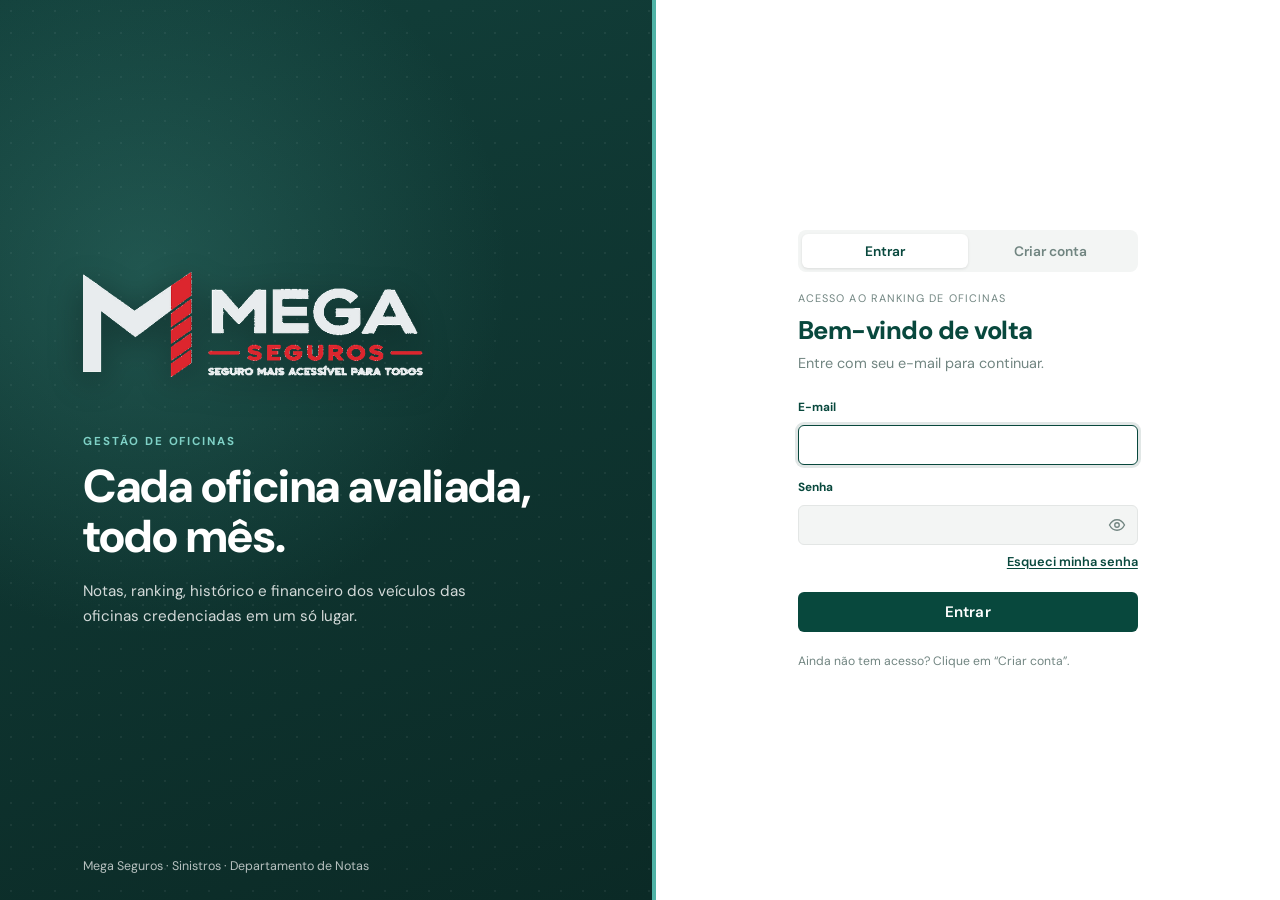
<file: index.html>
<!doctype html>
<html lang="pt-BR">
  <head>
    <meta charset="utf-8" />
    <meta name="viewport" content="width=device-width,initial-scale=1" />
    <title>Ranking de Oficinas</title>
    <link rel="icon" href="assets/favicon.png" />
    <link rel="preconnect" href="https://fonts.googleapis.com" />
    <link
      rel="stylesheet"
      href="https://fonts.googleapis.com/css2?family=Playfair+Display:wght@700;800&family=DM+Sans:wght@400;500;600;700;800&display=swap"
    />
    <link rel="stylesheet" href="css/style.css?v=20261125f" />
  </head>
  <body>
    <div class="login" id="login" hidden>
      <section class="lg-side" aria-hidden="false">
        <div class="lg-logo"><img src="assets/logo-mega.png" alt="Mega Seguros" /></div>
        <div class="lg-copy">
          <div class="lg-eyebrow">Gestão de oficinas</div>
          <h1>Cada oficina avaliada,<br />todo mês.</h1>
          <p>Notas, ranking, histórico e financeiro dos veículos das oficinas credenciadas em um só lugar.</p>
        </div>
        <div class="lg-bottom">Mega Seguros · Sinistros · Departamento de Notas</div>
      </section>
      <section class="lg-form">
        <div class="lg-wrap">
          <div class="lg-tabs" id="lgTabs" role="tablist">
            <button type="button" role="tab" aria-selected="true" data-lgt="in">Entrar</button
            ><button type="button" role="tab" aria-selected="false" data-lgt="up">Criar conta</button>
          </div>
          <form id="lgForm" novalidate>
            <div class="lg-k">Acesso ao Ranking de Oficinas</div>
            <h2>Bem-vindo de volta</h2>
            <p class="lg-sub">Entre com seu e-mail para continuar.</p>
            <label>E-mail<input type="email" id="lgEmail" name="email" autocomplete="username" /></label>
            <label
              >Senha<input type="password" id="lgPass" name="password" autocomplete="current-password"
            /></label>
            <button type="button" class="lg-link" id="lgForgot">Esqueci minha senha</button>
            <p class="lg-err" id="lgErr" hidden></p>
            <button class="btn" id="lgBtn" type="submit">Entrar</button>
            <p class="lg-foot">Ainda não tem acesso? Clique em “Criar conta”.</p>
          </form>
          <form id="upForm" novalidate hidden>
            <div class="lg-k">Novo acesso</div>
            <h2>Criar conta</h2>
            <p class="lg-sub">
              Depois de criar, seu acesso fica aguardando a aprovação do Departamento de Notas.
            </p>
            <label>Nome<input type="text" id="upNome" autocomplete="name" maxlength="60" /></label>
            <label>E-mail<input type="email" id="upEmail" name="email" autocomplete="username" /></label>
            <label
              >Senha<input
                type="password"
                id="upPass"
                autocomplete="new-password"
                placeholder="Mínimo de 6 caracteres"
            /></label>
            <label>Confirmar senha<input type="password" id="upPass2" autocomplete="new-password" /></label>
            <p class="lg-err" id="upErr" hidden></p>
            <button class="btn" id="upBtn" type="submit">Criar conta</button>
          </form>
          <form id="recForm" novalidate hidden>
            <div class="lg-k">Recuperar acesso</div>
            <h2>Esqueci minha senha</h2>
            <p class="lg-sub">Digite seu e-mail. Vamos enviar um link para você criar uma senha nova.</p>
            <label>E-mail<input type="email" id="recEmail" name="email" autocomplete="username" /></label>
            <p class="lg-err" id="recMsg" hidden></p>
            <button class="btn" id="recBtn" type="submit">Enviar link</button>
            <button type="button" class="lg-link" data-lgt="in">‹ Voltar para o login</button>
          </form>
          <form id="newForm" novalidate hidden>
            <div class="lg-k">Recuperar acesso</div>
            <h2>Criar nova senha</h2>
            <p class="lg-sub">Escolha uma senha nova para entrar no Ranking de Oficinas.</p>
            <input type="email" id="newUser" name="email" autocomplete="username" hidden />
            <label
              >Nova senha<input
                type="password"
                id="newPass"
                name="new-password"
                autocomplete="new-password"
                placeholder="Mínimo de 6 caracteres"
            /></label>
            <label>Confirmar nova senha<input type="password" id="newPass2" autocomplete="new-password" /></label>
            <p class="lg-err" id="newErr" hidden></p>
            <button class="btn" id="newBtn" type="submit">Salvar nova senha</button>
          </form>
          <div class="lg-wait" id="lgWait" hidden>
            <div class="lw-ic" id="lwIc">⏳</div>
            <h2 id="lwT">Aguardando aprovação</h2>
            <p id="lwP">
              Seu acesso foi criado e está aguardando a aprovação do Departamento de Notas. Assim que for
              aprovado, é só entrar de novo.
            </p>
            <div class="lw-acts">
              <button type="button" class="btn" id="lwRetry">Verificar de novo</button
              ><button type="button" class="btn ghost2" id="lwOut">Sair</button>
            </div>
          </div>
        </div>
      </section>
    </div>
    <dialog id="pwDlg" class="pw-dlg">
      <form id="pwForm" novalidate>
        <h2>Alterar senha</h2>
        <p class="lg-sub">A senha nova vale a partir do próximo login, em qualquer computador.</p>
        <input type="email" id="pwUser" name="email" autocomplete="username" hidden />
        <label
          >Nova senha<input
            type="password"
            id="pwNew"
            name="new-password"
            autocomplete="new-password"
            placeholder="Mínimo de 6 caracteres"
        /></label>
        <label>Confirmar nova senha<input type="password" id="pwNew2" autocomplete="new-password" /></label>
        <p class="lg-err" id="pwErr" hidden></p>
        <div class="pw-acts">
          <button class="btn" id="pwSave" type="submit">Salvar senha</button
          ><button type="button" class="btn ghost2" id="pwCancel">Cancelar</button>
        </div>
      </form>
    </dialog>
    <div class="app">
      <aside class="side">
        <div class="side-brand"><img src="assets/logo-mega.png" alt="Mega Seguros" /></div>
        <div class="side-label">Ranking de Oficinas</div>
        <nav class="tabs" role="tablist" aria-label="Seções">
          <button role="tab" id="t-mes" aria-selected="true">
            <svg viewBox="0 0 24 24" aria-hidden="true">
              <rect x="3" y="4" width="18" height="17" rx="2" />
              <path d="M3 9h18M8 2v4M16 2v4" /></svg
            >Avaliação do mês
          </button>
          <button role="tab" id="t-hist" aria-selected="false">
            <svg viewBox="0 0 24 24" aria-hidden="true"><path d="M4 20V10M10 20V4M16 20v-7M22 20H2" /></svg
            >Histórico
          </button>
          <button role="tab" id="t-fin" aria-selected="false">
            <svg viewBox="0 0 24 24" aria-hidden="true">
              <rect x="2" y="6" width="20" height="13" rx="2" />
              <path d="M2 10h20M6 15h4" /></svg
            >Financeiro
          </button>
          <button role="tab" id="t-dev" aria-selected="false">
            <svg viewBox="0 0 24 24" aria-hidden="true"><path d="M3 7h18v12H3z" /><path d="M3 11h18M7 15h3" /></svg
            >Devedores
          </button>
          <button role="tab" id="t-frota" aria-selected="false">
            <svg viewBox="0 0 24 24" aria-hidden="true">
              <path d="M3 13l2-5h14l2 5v5H3z" /><path d="M3 13h18" />
              <circle cx="7.5" cy="16" r="1.2" /><circle cx="16.5" cy="16" r="1.2" /></svg
            >Veículos Mega
          </button>
          <button role="tab" id="t-acc" aria-selected="false" hidden>
            <svg viewBox="0 0 24 24" aria-hidden="true">
              <circle cx="9" cy="8" r="3.5" />
              <path d="M2.5 20a6.5 6.5 0 0 1 13 0" />
              <path d="M16 11l2 2 4-4" /></svg
            >Acessos<span class="nbadge" id="accBadge" hidden>0</span>
          </button>
          <button role="tab" id="t-crit" aria-selected="false">
            <svg viewBox="0 0 24 24" aria-hidden="true">
              <path d="M9 11l3 3 8-8" />
              <path d="M20 12v7a2 2 0 0 1-2 2H6a2 2 0 0 1-2-2V5a2 2 0 0 1 2-2h9" /></svg
            >Critérios
          </button>
        </nav>
        <div class="side-foot">
          <div class="who" id="whoBox" hidden>
            <small>Conectada como</small><b id="whoMail"></b
            ><button type="button" id="logoutBtn">
              <svg viewBox="0 0 24 24" aria-hidden="true">
                <path d="M15 4h4v16h-4M10 8l-4 4 4 4M6 12h11" /></svg
              >Sair
            </button>
            <button type="button" id="pwBtn" class="who-pw">Alterar senha</button>
          </div>
          Setor de Sinistros<br />Departamento de Notas<span class="uso">Uso interno</span>
        </div>
      </aside>

      <main class="main">
        <header class="topbar">
          <div>
            <div class="crumb">Início <span>›</span> <b id="pageCrumb">Avaliação do mês</b></div>
            <div class="pg-head">
              <span class="pg-ic" id="pageIc" aria-hidden="true"></span>
              <div>
                <h1 id="pageTitle">Avaliação do mês</h1>
                <p class="pg-sub" id="pageSub"></p>
              </div>
            </div>
          </div>
          <div class="mpick" id="mpick" role="group" aria-label="Mês de referência">
            <label for="selMes">Mês</label>
            <select id="selMes"></select>
            <select id="selAno" aria-label="Ano"></select>
          </div>
        </header>

        <div class="content">
          <div id="banner" class="banner" hidden></div>

          <section id="v-mes" style="display: grid; gap: 18px">
            <div class="dsh" id="mesDash"></div>
            <div class="card summ">
              <div class="sm-l">
                <h3>Classificação das oficinas</h3>
                <div class="lvt" id="levels"></div>
              </div>
              <div class="sm-r">
                <h3>Resumo do mês</h3>
                <div class="stats4" id="stats4"></div>
                <div class="andam">
                  <div class="an-t">
                    <b>Andamento das avaliações</b><small id="anTxt">0 de 0 avaliações concluídas</small>
                  </div>
                  <div class="an-bar">
                    <div class="pbar"><i id="progBar"></i></div>
                    <span id="anPct">0%</span>
                  </div>
                </div>
              </div>
            </div>
            <div class="card tools">
              <label class="srch"
                ><svg viewBox="0 0 24 24" aria-hidden="true">
                  <circle cx="11" cy="11" r="7" />
                  <path d="M20 20l-3.5-3.5" /></svg
                ><input type="search" id="fQ" placeholder="Buscar oficina..." aria-label="Buscar oficina"
              /></label>
              <label class="fsel"
                ><small>Classificação</small
                ><select id="fLv">
                  <option value="">Todas</option>
                  <option>Diamante</option>
                  <option>Ouro</option>
                  <option>Prata</option>
                  <option>Bronze</option>
                  <option value="none">Sem nota</option>
                </select></label
              >
              <label class="fsel"
                ><small>Ordenar por</small
                ><select id="fOrd">
                  <option value="cad">Ordem de cadastro</option>
                  <option value="desc">Pontuação (maior)</option>
                  <option value="asc">Pontuação (menor)</option>
                  <option value="nome">Nome (A–Z)</option>
                </select></label
              >
              <button type="button" class="btn ghost2 exp" id="expBtn">
                <svg viewBox="0 0 24 24" aria-hidden="true"><path d="M12 3v12M7 10l5 5 5-5M4 19h16" /></svg
                >Exportar relatório
              </button>
            </div>
            <div class="evgrid">
              <aside class="card olist">
                <div class="ol-top">
                  <div class="ol-h">
                    <h2 id="tblTitle">Oficinas</h2>
                    <button
                      type="button"
                      class="dcbtn"
                      id="dcToggle"
                      aria-expanded="false"
                      title="Ver oficinas descredenciadas"
                    >
                      <svg viewBox="0 0 24 24" aria-hidden="true">
                        <circle cx="12" cy="12" r="9" />
                        <path d="M5.6 5.6l12.8 12.8" /></svg
                      >Descredenciadas <span id="dcCount">0</span>
                    </button>
                  </div>
                </div>
                <div class="dcpanel" id="dcPanel" hidden></div>
                <ul class="ol" id="rows">
                  <li class="empty">Carregando oficinas…</li>
                </ul>
                <form class="add" id="addForm">
                  <input
                    type="text"
                    id="newName"
                    placeholder="Nova oficina"
                    aria-label="Nome da nova oficina"
                    maxlength="60"
                  />
                  <button class="btn" type="submit" aria-label="Adicionar oficina">
                    <span aria-hidden="true">+</span> Adicionar
                  </button>
                </form>
              </aside>
              <div class="card epanel" id="evalPanel"></div>
            </div>
            <div class="status" id="status"></div>
          </section>

          <section id="v-hist" hidden>
            <div class="dsh" id="histDash"></div>
            <div class="panel" hidden>
              <div class="phead">
                <div>
                  <h2 id="rkTitle">Ranking do mês</h2>
                  <p class="psub">Oficinas ordenadas pela nota total. A seta compara com o mês anterior.</p>
                </div>
              </div>
              <ol class="rank" id="rank"></ol>
            </div>
            <div class="panel">
              <div class="phead">
                <div>
                  <h2>Evolução nos últimos 12 meses</h2>
                  <p class="psub">Cada barra é um mês. Clique numa barra para abrir aquele mês.</p>
                </div>
                <div class="keys">
                  <span><i class="k Diamante"></i>Diamante</span><span><i class="k Ouro"></i>Ouro</span
                  ><span><i class="k Prata"></i>Prata</span><span><i class="k Bronze"></i>Bronze</span>
                </div>
              </div>
              <div class="evo" id="hbody"></div>
            </div>
          </section>

          <section id="v-fin" hidden>
            <div class="dsh" id="finDash"></div>
            <div class="fin-ofs" id="finOfs"></div>
            <div class="panel fin" id="finPanel">
              <div id="finHead"></div>
              <div class="vform" id="vFormBox" hidden>
                <div class="vf-h">
                  <h3 id="vfTitle">Novo veículo</h3>
                  <button type="button" class="vf-x" data-vfclose="1" aria-label="Fechar">×</button>
                </div>
                <div class="vf-grid">
                  <label class="c1"
                    >Placa<input type="text" id="vfPlaca" maxlength="10" placeholder="ABC1D23"
                  /></label>
                  <label class="c3"
                    >Veículo / sinistro<input
                      type="text"
                      id="vfDesc"
                      maxlength="80"
                      placeholder="Modelo, nº do sinistro…"
                  /></label>
                  <label
                    >Líquido do reparo<span class="mi"
                      ><i>R$</i><input type="text" inputmode="decimal" id="vfLq" placeholder="0,00" /></span
                  ></label>
                  <label
                    >Complemento<span class="mi"
                      ><i>R$</i><input type="text" inputmode="decimal" id="vfCp" placeholder="0,00" /></span
                  ></label>
                  <label
                    >Franquia<span class="mi"
                      ><i>R$</i><input type="text" inputmode="decimal" id="vfFr" placeholder="0,00" /></span
                  ></label>
                  <label class="neg"
                    >Já pago<span class="mi"
                      ><i>R$</i><input type="text" inputmode="decimal" id="vfPg" placeholder="0,00" /></span
                  ></label>
                  <label class="neg"
                    >Peças compradas<span class="mi"
                      ><i>R$</i><input type="text" inputmode="decimal" id="vfPc" placeholder="0,00" /></span
                  ></label>
                  <div class="vf-prev" id="vfPrev"><small>Saldo deste veículo</small><b>R$ 0,00</b></div>
                </div>
                <div class="vf-acts">
                  <button type="button" class="btn" id="vfSave">Salvar veículo</button
                  ><button type="button" class="btn ghost2" data-vfclose="1">Cancelar</button>
                </div>
              </div>
              <div id="finBody"></div>
            </div>
            <div class="status" id="fstatus"></div>
          </section>

          <section id="v-dev" hidden>
            <div class="dsh">
              <div class="banner" id="devBanner" hidden>
                A tabela de dívidas ainda não existe no Supabase. Rode o SQL de devedores e recarregue a página.
              </div>
              <div class="kcs" id="devStats"></div>
              <div class="dsh-row">
                <div class="pv-box">
                  <h3 class="bx-t"><span class="bx-ic" aria-hidden="true"><svg viewBox="0 0 24 24"><path d="M4 20V11M10 20V5M16 20v-7M22 20H2" /></svg></span>Evolução da dívida <small>saldo em aberto no fim de cada mês</small></h3>
                  <div id="devGraf"></div>
                </div>
                <div class="pv-box dsh-crit">
                  <div class="crit-h">
                    <h3 class="bx-t"><span class="bx-ic red" aria-hidden="true"><svg viewBox="0 0 24 24"><path d="M12 3l10 18H2z" /><path d="M12 10v5M12 18h.01" /></svg></span>Devedores críticos</h3>
                    <button type="button" class="pill-btn" id="devVerTodos">Ver todos →</button>
                  </div>
                  <div id="devCrit"></div>
                </div>
              </div>
              <div class="pv-box">
                <div class="dsh-tools">
                  <label class="srch"
                    ><svg viewBox="0 0 24 24" aria-hidden="true"><circle cx="11" cy="11" r="7" /><path d="M20 20l-3.5-3.5" /></svg
                    ><input type="search" id="dvQ" placeholder="Buscar por oficina, devedor ou placa..." aria-label="Buscar dívida"
                  /></label>
                  <label class="fsel"
                    ><small>Status</small
                    ><select id="dvF">
                      <option value="">Todos</option>
                      <option value="ok">Em dia</option>
                      <option value="at">Atenção</option>
                      <option value="cr">Atrasado</option>
                      <option value="q">Quitada</option>
                    </select></label
                  >
                  <label class="fsel"
                    ><small>Ordenar por</small
                    ><select id="dvO">
                      <option value="saldo">Maior dívida</option>
                      <option value="dias">Mais tempo sem desconto</option>
                      <option value="nome">Nome</option>
                    </select></label
                  >
                  <button type="button" class="btn" id="dvNew"><span aria-hidden="true">+</span> Nova dívida</button>
                </div>
                <div id="devList"></div>
              </div>
              <div class="status" id="devStatus"></div>
            </div>
          </section>

          <section id="v-frota" hidden>
            <div class="pv">
              <header class="pv-top">
                <div>
                  <h2>Painel de Gastos do Veículo</h2>
                  <p>Consulte a placa e acompanhe os gastos e reparos do veículo.</p>
                </div>
                <div class="pv-ha">
                  <button type="button" class="btn ghost2" id="frPrint">
                    <svg viewBox="0 0 24 24" aria-hidden="true"><path d="M6 9V3h12v6M6 18H4v-7h16v7h-2M7 14h10v7H7z" /></svg>Imprimir relatório
                  </button>
                  <button type="button" class="btn" id="frNew"><span aria-hidden="true">+</span> Novo veículo</button>
                </div>
              </header>
              <div class="banner" id="frBanner" hidden>
                A tabela de Veículos Mega ainda não existe no Supabase. Rode o SQL 5 e recarregue a página.
              </div>

              <div class="pv-bar">
                <form class="pv-busca" id="pvForm" autocomplete="off">
                  <label for="pvPlaca">Placa do veículo</label>
                  <div class="pv-linha">
                    <div class="pv-in">
                      <svg viewBox="0 0 24 24" aria-hidden="true"><path d="M3 13l2-5h14l2 5v5H3z" /><path d="M3 13h18" /></svg>
                      <input type="text" id="pvPlaca" list="pvPlacas" maxlength="10" placeholder="Ex.: KWG8H49" />
                      <button type="button" class="pv-x" id="pvLimpar" title="Ver todos os veículos" aria-label="Limpar placa" hidden>×</button>
                    </div>
                    <datalist id="pvPlacas"></datalist>
                    <button type="submit" class="btn pv-go">
                      <svg viewBox="0 0 24 24" aria-hidden="true"><circle cx="11" cy="11" r="7" /><path d="M20 20l-3.5-3.5" /></svg>Consultar
                    </button>
                  </div>
                </form>
                <div class="pv-per">
                  <label for="pvMes">Período</label>
                  <div class="pv-linha">
                    <select id="pvMes" aria-label="Mês"></select>
                    <select id="pvAno" aria-label="Ano"></select>
                    <button type="button" class="pv-hoje" id="pvHoje">Mês atual</button>
                  </div>
                </div>
              </div>
              <div class="pv-aviso" id="pvAviso" hidden></div>
              <div id="pvCad"></div>

              <div class="pv-veic" id="pvVeic"></div>

              <div class="pv-kpis">
                <div class="pv-kpi mes" id="pvKMes"></div>
                <div class="pv-kpi ano" id="pvKAno"></div>
                <div class="pv-kpi ult" id="pvKUlt"></div>
              </div>

              <div class="pv-graf">
                <div class="pv-box">
                  <h3>Evolução dos gastos <span id="pvGrafAno"></span></h3>
                  <div id="pvLinha"></div>
                </div>
                <div class="pv-box">
                  <h3>Distribuição por local <span id="pvDistPer"></span></h3>
                  <div id="pvDonut"></div>
                </div>
              </div>

              <div class="pv-box pv-hist">
                <div class="pv-hh">
                  <h3>Histórico de reparos</h3>
                  <select id="pvEscopo" aria-label="Período do histórico">
                    <option value="mes">Mês selecionado</option>
                    <option value="ano" selected>Ano selecionado</option>
                    <option value="tudo">Ver todos os registros</option>
                  </select>
                </div>
                <div id="frList"></div>
              </div>

              <footer class="pv-nota">
                <svg viewBox="0 0 24 24" aria-hidden="true"><circle cx="12" cy="12" r="9" /><path d="M12 11v5M12 8h.01" /></svg>
                <p>
                  Os valores consideram somente os reparos cadastrados para a placa consultada. Sem despesas no
                  período, aparece R$ 0,00. O ano vai de janeiro a dezembro do ano selecionado.
                </p>
                <span class="status" id="frStatus"></span>
              </footer>
            </div>
          </section>

          <section id="v-acc" hidden>
            <div class="dsh" id="accDash"></div>
            <div class="panel">
              <div class="phead">
                <div>
                  <h2>Acessos da equipe</h2>
                  <p class="psub">
                    Quem cria conta aparece aqui como pendente. Marque as equipes de cada pessoa (pode ser mais de
                    uma): ela vê as abas de todas as equipes marcadas.
                  </p>
                </div>
                <button type="button" class="btn ghost2" id="accReload">Atualizar lista</button>
              </div>
              <div id="accList"><p class="dcl-empty">Carregando…</p></div>
            </div>
            <div class="panel">
              <div class="phead">
                <div>
                  <h2>Equipes e abas</h2>
                  <p class="psub">Marque as abas que cada equipe pode ver e lançar. Vale na hora para todos da equipe.</p>
                </div>
              </div>
              <div id="eqList"></div>
              <form class="add eq-add" id="eqForm">
                <input type="text" id="eqNome" placeholder="Nova equipe" aria-label="Nome da nova equipe" maxlength="40" />
                <button class="btn" type="submit"><span aria-hidden="true">+</span> Adicionar equipe</button>
              </form>
              <div class="status" id="accStatus"></div>
            </div>
          </section>

          <section id="v-crit" hidden>
            <div class="dsh" id="critDash"></div>
            <div class="panel">
              <div class="phead">
                <div>
                  <h2>Níveis e incentivos</h2>
                  <p class="psub">A soma dos pontos define o nível da oficina no mês.</p>
                </div>
              </div>
              <div class="scale">
                <div class="bar">
                  <div class="b Bronze" style="flex: 65">Bronze</div>
                  <div class="b Prata" style="flex: 15">Prata</div>
                  <div class="b Ouro" style="flex: 10">Ouro</div>
                  <div class="b Diamante" style="flex: 10">Diam.</div>
                </div>
                <div class="ticks">
                  <span style="left: 0">0</span><span style="left: 65%">65</span
                  ><span style="left: 80%">80</span><span style="left: 90%">90</span
                  ><span style="left: 100%">100</span>
                </div>
              </div>
              <div class="lcards">
                <div class="lcard Bronze">
                  <div class="lhead">
                    <span class="ic" data-medal="Bronze"></span>
                    <div>
                      <h3>Bronze</h3>
                      <div class="range">abaixo de 65 pontos</div>
                    </div>
                  </div>
                  <p>Menos serviços direcionados; 60 a 90 dias para melhorar ou ser descredenciada</p>
                </div>
                <div class="lcard Prata">
                  <div class="lhead">
                    <span class="ic" data-medal="Prata"></span>
                    <div>
                      <h3>Prata</h3>
                      <div class="range">65 a 79 pontos</div>
                    </div>
                  </div>
                  <p>Volume moderado de serviços com acompanhamento mensal</p>
                </div>
                <div class="lcard Ouro">
                  <div class="lhead">
                    <span class="ic" data-medal="Ouro"></span>
                    <div>
                      <h3>Ouro</h3>
                      <div class="range">80 a 89 pontos</div>
                    </div>
                  </div>
                  <p>Envio frequente de carros e pagamento em prazo normal</p>
                </div>
                <div class="lcard Diamante">
                  <div class="lhead">
                    <span class="ic" data-medal="Diamante"></span>
                    <div>
                      <h3>Diamante</h3>
                      <div class="range">90 a 100 pontos</div>
                    </div>
                  </div>
                  <p>Prioridade total no envio de carros, pagamento rápido e destaque no app/site</p>
                </div>
              </div>
            </div>
            <div class="panel">
              <div class="phead">
                <div>
                  <h2>Metas a cada 10 carros</h2>
                  <p class="psub">Referência do que cada nível exige na prática.</p>
                </div>
              </div>
              <div class="scroll">
                <table class="metas">
                  <thead>
                    <tr>
                      <th class="name">Indicador</th>
                      <th><span class="badge Bronze">Bronze</span></th>
                      <th><span class="badge Prata">Prata</span></th>
                      <th><span class="badge Ouro">Ouro</span></th>
                      <th><span class="badge Diamante">Diamante</span></th>
                    </tr>
                  </thead>
                  <tbody>
                    <tr>
                      <td class="name">Carros com reparo refeito</td>
                      <td>máx. 1 em 10</td>
                      <td>máx. 1 em 20</td>
                      <td>quase zero</td>
                      <td>zero</td>
                    </tr>
                    <tr>
                      <td class="name">Atrasos na entrega</td>
                      <td>até 2 em 10</td>
                      <td>até 1 em 10</td>
                      <td>quase sempre no dia</td>
                      <td>100% no prazo</td>
                    </tr>
                    <tr>
                      <td class="name">Nota dos clientes (0–10)</td>
                      <td>mín. 5</td>
                      <td>mín. 7</td>
                      <td>mín. 8</td>
                      <td>9 ou 10</td>
                    </tr>
                    <tr>
                      <td class="name">Aumento não planejado no orçamento</td>
                      <td>até 2 em 10</td>
                      <td>máx. 1 em 10</td>
                      <td>raro</td>
                      <td>nenhum</td>
                    </tr>
                  </tbody>
                </table>
              </div>
            </div>
          </section>
        </div>
        <footer class="pg-nota" id="pgNota">
          <svg viewBox="0 0 24 24" aria-hidden="true"><circle cx="12" cy="12" r="9" /><path d="M12 11v5M12 8h.01" /></svg>
          <p id="pgNotaTxt">Os valores apresentados são referentes aos lançamentos registrados no sistema.</p>
          <span class="pg-upd" id="pgUpd"></span>
        </footer>
      </main>
    </div>

    <div id="printArea" aria-hidden="true"></div>

    <!-- Scripts: a ordem importa (config e utilidades primeiro, main por último) -->
    <script src="js/config.js?v=20261125f"></script>
    <script src="js/util.js?v=20261125f"></script>
    <script src="js/estado.js?v=20261125f"></script>
    <script src="js/dados.js?v=20261125f"></script>
    <script src="js/avaliacao.js?v=20261125f"></script>
    <script src="js/oficinas.js?v=20261125f"></script>
    <script src="js/historico.js?v=20261125f"></script>
    <script src="js/financeiro.js?v=20261125f"></script>
    <script src="js/graficos.js?v=20261125f"></script>
    <script src="js/devedores.js?v=20261125f"></script>
    <script src="js/frota.js?v=20261125f"></script>
    <script src="js/relatorio.js?v=20261125f"></script>
    <script src="js/tema.js?v=20261125f"></script>
    <script src="js/login.js?v=20261125f"></script>
    <script src="js/acessos.js?v=20261125f"></script>
    <script src="js/paineis.js?v=20261125f"></script>
    <script src="js/main.js?v=20261125f"></script>
  </body>
</html>
</file>
<file: css/style.css>
/* =====================================================================
   Ranking de Oficinas · Mega Seguros
   Cores e fontes ficam nas variáveis do :root (logo abaixo).
   ===================================================================== */

:root {
  color-scheme: light;
  --bg: #f7f3ef;
  --surface: #ffffff;
  --ink: #1e2624;
  --muted: #5e6966;
  --line: #e6dfd8;
  --soft: #eff1ef;
  --green: #0f3b36;
  --green-2: #0a2c28;
  --red: #b3141c;
  --red-dark: #8e0f16;
  --icon-bg: #f3eee9;
  --accent: #0f3b36;
  --input: #fcfaf8;
  --danger: #b3141c;
  --dia: #dceff1;
  --dia-ink: #0d5560;
  --ouro: #f6e7b9;
  --ouro-ink: #6a4c00;
  --prata: #e7e9ea;
  --prata-ink: #3d4547;
  --bronze: #f3d5c2;
  --bronze-ink: #7a3a12;
  --serif: "Playfair Display", Georgia, "Times New Roman", serif;
  --display: "DM Sans", Arial, Helvetica, sans-serif;
  --body: "DM Sans", Arial, Helvetica, sans-serif;
  --shadow: 0 1px 2px rgba(15, 59, 54, 0.06), 0 6px 18px rgba(15, 59, 54, 0.07);
}
* {
  box-sizing: border-box;
}
[hidden] {
  display: none !important;
}
#v-mes > * {
  min-width: 0;
}
body {
  margin: 0;
  background: var(--bg);
  color: var(--ink);
  font-family: var(--body);
  font-size: 15px;
  line-height: 1.5;
}
.crumb {
  font-size: 0.82rem;
  color: var(--muted);
  font-weight: 500;
}
.crumb b,
h1,
h2 {
  color: var(--green);
}
h1,
h2 {
  font-family: var(--serif);
  margin: 0;
  text-wrap: balance;
}
h1 {
  font-size: clamp(2.1rem, 5vw, 3.2rem);
  line-height: 1.05;
  font-weight: 800;
}
h2 {
  font-size: 1.3rem;
}
.tabs {
  display: flex;
  gap: 6px;
  border-bottom: 1px solid var(--line);
  overflow-x: auto;
}
.tabs button {
  border: 0;
  background: 0 0;
  color: var(--muted);
  font: 600 0.82rem var(--body);
  letter-spacing: 0.08em;
  text-transform: uppercase;
  padding: 12px 14px;
  border-bottom: 2px solid transparent;
  cursor: pointer;
  white-space: nowrap;
}
.tabs button[aria-selected="true"] {
  color: var(--green);
  border-color: var(--red);
}
button:focus-visible,
input:focus-visible,
textarea:focus-visible {
  outline: 2px solid var(--green);
  outline-offset: 2px;
}
.levels {
  display: grid;
  grid-template-columns: repeat(auto-fit, minmax(150px, 1fr));
  gap: 14px;
}
.lv,
.lv span {
  display: flex;
  align-items: center;
}
.lv {
  padding: 14px 16px;
  justify-content: space-between;
  gap: 10px;
}
.lv span {
  font-weight: 700;
  font-size: 0.8rem;
  letter-spacing: 0.08em;
  text-transform: uppercase;
  color: var(--ink);
  gap: 8px;
}
.lv span::before {
  content: "";
  width: 10px;
  height: 10px;
  border-radius: 50%;
  background: var(--muted);
  display: none;
}
.lv b,
table {
  font-variant-numeric: tabular-nums;
}
.lv b {
  font-family: var(--serif);
  font-size: 2rem;
  line-height: 1;
  color: var(--green);
}
.lv.Diamante span::before {
  background: #2a9db0;
}
.lv.Ouro span::before {
  background: #d4a21c;
}
.lv.Prata span::before {
  background: #9aa3a6;
}
.lv.Bronze span::before {
  background: #b8642e;
}
.lv.none {
  border-style: dashed;
  box-shadow: none;
  background: 0 0;
}
.badge.Diamante {
  background: var(--dia);
  color: var(--dia-ink);
}
.badge.Ouro {
  background: var(--ouro);
  color: var(--ouro-ink);
}
.badge.Prata {
  background: var(--prata);
  color: var(--prata-ink);
}
.badge.Bronze {
  background: var(--bronze);
  color: var(--bronze-ink);
}
.card,
.lv {
  background: var(--surface);
  border: 1px solid var(--line);
  box-shadow: var(--shadow);
}
.scroll {
  overflow-x: auto;
  position: relative;
}
table {
  border-collapse: collapse;
  width: 100%;
}
td,
th {
  border-bottom: 1px solid var(--line);
  text-align: center;
}
th,
th small {
  font-size: 0.7rem;
}
th {
  text-transform: uppercase;
  letter-spacing: 0.08em;
  color: var(--green);
  padding: 12px 6px;
  background: var(--soft);
}
th small {
  display: block;
  letter-spacing: 0;
  text-transform: none;
  font-weight: 500;
  color: var(--muted);
}
td {
  padding: 7px 4px;
  vertical-align: middle;
}
td.name,
th.name {
  text-align: left;
  padding-left: 16px;
}
td.name,
th {
  font-weight: 700;
  white-space: nowrap;
}
td.name {
  letter-spacing: 0.02em;
}
.rank li:last-child,
tr:last-child td {
  border-bottom: 0;
}
input[type="number"],
input[type="text"],
textarea {
  font: inherit;
  color: var(--ink);
  background: var(--input);
  border: 1px solid var(--line);
  border-radius: 6px;
  padding: 6px 4px;
}
input[type="number"] {
  width: 50px;
  text-align: center;
}
input:focus {
  border-color: var(--green);
}
input.bad {
  border-color: var(--danger);
  color: var(--danger);
}
input:disabled,
textarea:disabled {
  opacity: 0.6;
}
.total {
  font-family: var(--serif);
  font-size: 1.5rem;
  color: var(--green);
  min-width: 44px;
}
.badge,
.pos,
.total {
  font-weight: 700;
}
.badge {
  display: inline-block;
  padding: 3px 10px;
  border-radius: 999px;
  font-size: 0.76rem;
  white-space: nowrap;
}
.pos {
  color: var(--red);
}
.btn {
  border: 0;
  border-radius: 8px;
  padding: 10px 16px;
  font: 700 0.85rem var(--body);
  letter-spacing: 0.03em;
  cursor: pointer;
  background: var(--green);
  color: #fff;
}
.btn:hover {
  background: var(--green-2);
}
.add {
  display: flex;
  flex-wrap: wrap;
  gap: 8px;
  border-top: 1px solid var(--line);
  background: var(--soft);
}
.add input {
  flex: 1 1 220px;
  padding: 10px 12px;
  background: var(--surface);
}
.status {
  font-size: 0.82rem;
  color: var(--muted);
  min-height: 1.2em;
}
.banner {
  padding: 12px 16px;
  border-radius: 10px;
  background: #fbedea;
  color: var(--red-dark);
  border: 1px solid #f1cfc9;
  font-size: 0.9rem;
}
.empty {
  padding: 28px 16px;
  text-align: center;
  color: var(--muted);
}
.hist td {
  min-width: 58px;
}
.crit {
  display: grid;
  gap: 18px;
  grid-template-columns: repeat(auto-fit, minmax(300px, 1fr));
}
.crit .card {
  padding: 18px;
  min-width: 0;
}
.crit h2::after {
  content: "";
  display: block;
  width: 28px;
  height: 2px;
  background: var(--red);
  margin: 8px 0 6px;
}
.crit table td,
.crit table th {
  text-align: left;
  padding: 8px 6px;
}
.crit th,
.metas th {
  background: 0 0;
}
.crit td:nth-child(2) {
  font-variant-numeric: tabular-nums;
  font-weight: 700;
  color: var(--green);
  white-space: nowrap;
}
.card,
.lv {
  border-radius: 14px;
}
.add {
  border-radius: 0 0 14px 14px;
}
.lv {
  transition:
    transform 0.15s,
    box-shadow 0.15s;
}
.lv:hover {
  transform: translateY(-2px);
  box-shadow:
    0 2px 4px rgba(15, 59, 54, 0.06),
    0 12px 26px rgba(15, 59, 54, 0.1);
}
.lv .ic {
  flex: none;
  width: 40px;
  height: 40px;
  border-radius: 50%;
  background: var(--icon-bg);
  display: grid;
  place-items: center;
}
.lhead .ic svg,
.lv .ic svg {
  width: 22px;
  height: 22px;
}
.lv .left {
  display: flex;
  align-items: center;
  gap: 12px;
}
tbody tr:not(.det):hover td {
  background: #fbf8f5;
}
td.name::before {
  content: "";
  display: inline-block;
  width: 6px;
  height: 6px;
  border-radius: 50%;
  background: var(--red);
  margin-right: 10px;
  vertical-align: middle;
}
.pos {
  font-family: var(--serif);
  font-size: 1.05rem;
}
@media (prefers-reduced-motion: reduce) {
  .lv {
    transition: none;
  }
  .lv:hover {
    transform: none;
  }
}
@media (prefers-reduced-motion: no-preference) {
  .btn,
  .tabs button {
    transition:
      background 0.15s,
      border-color 0.15s;
  }
}
.app {
  display: grid;
  grid-template-columns: 224px minmax(0, 1fr);
  min-height: 100vh;
}
.side,
.side .tabs {
  flex-direction: column;
}
.side {
  background: linear-gradient(180deg, var(--green) 0%, var(--green-2) 100%);
  color: #fff;
  display: flex;
  gap: 22px;
  padding: 24px 16px;
  position: sticky;
  top: 0;
  height: 100vh;
}
.side .tabs button,
.side-brand {
  display: flex;
  align-items: center;
  gap: 10px;
}
.side-brand img {
  filter: drop-shadow(0 2px 4px rgba(0, 0, 0, 0.35));
}
.side-foot span,
.side-label {
  font-weight: 700;
  text-transform: uppercase;
}
.side-foot,
.side-label {
  padding: 14px 10px 0;
  border-top: 1px solid rgba(255, 255, 255, 0.12);
}
.side-label {
  font-size: 0.68rem;
  letter-spacing: 0.16em;
  color: rgba(255, 255, 255, 0.55);
}
.side .tabs {
  gap: 4px;
  border: 0;
  overflow: visible;
}
.side .tabs button {
  gap: 12px;
  width: 100%;
  text-align: left;
  color: rgba(255, 255, 255, 0.78);
  font: 600 0.9rem var(--body);
  letter-spacing: 0.01em;
  text-transform: none;
  padding: 11px 12px;
  border: 0;
  border-left: 3px solid transparent;
  border-radius: 8px;
}
.side .tabs button svg {
  width: 18px;
  height: 18px;
  flex: none;
  fill: none;
  stroke: currentColor;
  stroke-width: 1.8;
  stroke-linecap: round;
  stroke-linejoin: round;
}
.side .tabs button:hover {
  background: rgba(255, 255, 255, 0.07);
  color: #fff;
}
.side .tabs button[aria-selected="true"] {
  background: rgba(255, 255, 255, 0.12);
  color: #fff;
  border-left-color: #e0353c;
}
.side-foot {
  margin-top: auto;
  font-size: 0.78rem;
  line-height: 1.5;
  color: rgba(255, 255, 255, 0.7);
}
.side-foot span {
  display: inline-block;
  margin-top: 8px;
  font-size: 0.66rem;
  letter-spacing: 0.14em;
  color: #e7a79e;
}
.main {
  min-width: 0;
  display: flex;
  flex-direction: column;
}
.content,
.topbar {
  padding-left: max(28px, env(safe-area-inset-left, 0));
  padding-right: max(28px, env(safe-area-inset-right, 0));
}
.topbar {
  display: flex;
  flex-wrap: wrap;
  align-items: center;
  justify-content: space-between;
  gap: 16px;
  padding-block: 22px;
  background: var(--surface);
  border-bottom: 1px solid var(--line);
}
.topbar .crumb {
  font-size: 0.78rem;
  color: var(--muted);
  margin-bottom: 6px;
}
.topbar .crumb span {
  margin: 0 4px;
  color: #c9c0b8;
}
.topbar h1 {
  font-size: 1.9rem;
  font-weight: 700;
}
.topbar h1::after {
  content: "";
  display: block;
  width: 32px;
  height: 2px;
  background: var(--red);
  margin-top: 10px;
}
.content {
  width: 100%;
  max-width: none;
  display: grid;
  gap: 20px;
  padding-block: 24px 48px;
}
.content > * {
  min-width: 0;
}
@media (max-width: 860px) {
  .app {
    grid-template-columns: minmax(0, 1fr);
  }
  .main,
  .side {
    min-width: 0;
  }
  .side {
    position: static;
    height: auto;
    flex-direction: row;
    flex-wrap: wrap;
    align-items: center;
    gap: 10px;
    padding: 12px max(16px, env(safe-area-inset-right, 0)) 12px max(16px, env(safe-area-inset-left, 0));
  }
  .side-foot,
  .side-label {
    display: none;
  }
  .side .tabs {
    flex-direction: row;
    width: 100%;
    overflow-x: auto;
  }
  .side .tabs button {
    width: auto;
    white-space: nowrap;
    border-left: 0;
    border-bottom: 2px solid transparent;
    border-radius: 6px;
    padding: 8px 10px;
    font-size: 0.84rem;
  }
  .side .tabs button[aria-selected="true"] {
    border-bottom-color: #e0353c;
  }
  .content,
  .topbar {
    padding-left: max(16px, env(safe-area-inset-left, 0));
    padding-right: max(16px, env(safe-area-inset-right, 0));
  }
}
#v-crit:not([hidden]),
#v-hist:not([hidden]) {
  display: grid;
  gap: 20px;
}
.panel {
  background: var(--surface);
  border: 1px solid var(--line);
  border-radius: 14px;
  box-shadow: var(--shadow);
  padding: 22px;
  min-width: 0;
}
.phead {
  display: flex;
  flex-wrap: wrap;
  justify-content: space-between;
  align-items: flex-end;
  gap: 12px;
  margin-bottom: 18px;
}
.phead h2 {
  font-size: 1.35rem;
}
.phead h2::after {
  content: "";
  display: block;
  width: 28px;
  height: 2px;
  background: var(--red);
  margin-top: 8px;
}
.psub {
  margin: 8px 0 0;
  color: var(--muted);
  font-size: 0.88rem;
}
.rpos.top,
h3 {
  font-size: 0.95rem;
}
.rank,
h3 {
  margin: 0;
}
.rank {
  list-style: none;
  padding: 0;
  display: grid;
}
.rank li {
  display: grid;
  grid-template-columns: 44px minmax(120px, 190px) minmax(80px, 1fr) 44px 92px 64px;
  align-items: center;
  gap: 12px;
  padding: 10px 4px;
  border-bottom: 1px solid var(--line);
}
.rname,
.rpos {
  font-weight: 700;
}
.rpos {
  font-family: var(--serif);
  font-size: 1.15rem;
  color: var(--muted);
  text-align: center;
}
.rpos.top {
  color: #fff;
  background: var(--green);
  border-radius: 50%;
  width: 34px;
  height: 34px;
  display: grid;
  place-items: center;
  justify-self: center;
}
.rname {
  font-size: 0.9rem;
  letter-spacing: 0.02em;
  overflow: hidden;
  text-overflow: ellipsis;
  white-space: nowrap;
}
.rbar,
.rbar i {
  border-radius: 99px;
}
.rbar {
  height: 10px;
  background: var(--icon-bg);
  overflow: hidden;
}
.rbar i {
  display: block;
  height: 100%;
}
.k.Diamante,
i.Diamante {
  background: #2a9db0;
}
.k.Ouro,
i.Ouro {
  background: #d4a21c;
}
.k.Prata,
i.Prata {
  background: #9aa3a6;
}
.k.Bronze,
i.Bronze {
  background: #b8642e;
}
i.nil {
  background: #e3ddd7;
}
.ostats b,
.rval {
  font-family: var(--serif);
  color: var(--green);
}
.rval {
  font-weight: 700;
  font-size: 1.2rem;
  text-align: right;
  font-variant-numeric: tabular-nums;
}
.rank .badge {
  justify-self: start;
}
.dl,
.ocard h3 {
  white-space: nowrap;
}
.dl {
  font-size: 0.78rem;
  font-weight: 700;
  color: var(--muted);
}
.dl.up {
  color: #1d7a4a;
}
.dl.down {
  color: var(--red);
}
.rank li.rnone {
  display: block;
  color: var(--muted);
  font-size: 0.85rem;
  padding-top: 14px;
}
.rank li.rnone span,
h3 {
  font-weight: 700;
  color: var(--ink);
}
.col i,
.rank li.empty {
  display: block;
}
.badge.none,
.col em,
.keys,
.ostats small {
  color: var(--muted);
}
.keys {
  display: flex;
  flex-wrap: wrap;
  gap: 12px;
  font-size: 0.78rem;
}
.keys span,
.ocard header {
  display: flex;
  align-items: center;
  gap: 6px;
}
.k {
  display: inline-block;
  width: 10px;
  height: 10px;
  border-radius: 3px;
}
.evo,
.ocard {
  display: grid;
  gap: 14px;
}
.evo {
  grid-template-columns: repeat(auto-fill, minmax(260px, 1fr));
}
.ocard {
  border: 1px solid var(--line);
  border-radius: 12px;
  padding: 16px;
  background: linear-gradient(180deg, #fff 0, #fcfaf8 100%);
}
.ocard header {
  justify-content: space-between;
  gap: 8px;
}
.ocard h3 {
  overflow: hidden;
  text-overflow: ellipsis;
}
.badge.none {
  background: var(--icon-bg);
}
.ostats {
  display: grid;
  grid-template-columns: repeat(3, 1fr);
  gap: 8px;
}
.chart,
.ostats div {
  display: grid;
  gap: 2px;
}
.ostats b {
  font-size: 1.35rem;
  line-height: 1;
}
.ostats small {
  font-size: 0.68rem;
  text-transform: uppercase;
  letter-spacing: 0.06em;
  font-weight: 600;
}
.chart {
  grid-template-columns: repeat(12, 1fr);
  gap: 4px;
  align-items: end;
  height: 84px;
  border-bottom: 1px solid var(--line);
}
.col {
  display: grid;
  grid-template-rows: 1fr auto;
  height: 100%;
  padding: 0;
  border: 0;
  background: 0 0;
  cursor: pointer;
  gap: 3px;
}
.col .bw {
  display: flex;
  align-items: flex-end;
  height: 100%;
}
.col i {
  width: 100%;
  border-radius: 3px 3px 0 0;
}
.col em {
  font-style: normal;
  font-size: 0.62rem;
  text-align: center;
  line-height: 1;
  padding-bottom: 3px;
}
.col:hover i {
  filter: brightness(1.12);
}
.col:last-child em {
  color: var(--red);
  font-weight: 700;
}
.stack {
  display: flex;
  height: 46px;
  border-radius: 10px;
  overflow: hidden;
  margin-bottom: 18px;
}
.seg {
  display: grid;
  place-items: center;
  color: #fff;
  font-weight: 700;
  font-size: 0.9rem;
  border-right: 2px solid #fff;
  min-width: 0;
}
.seg:last-child {
  border-right: 0;
  color: var(--green);
}
.seg:nth-last-child(2) {
  color: var(--green);
}
.ccards {
  display: grid;
  grid-template-columns: repeat(auto-fill, minmax(250px, 1fr));
  gap: 12px;
}
.ccard,
.cpts {
  border-radius: 12px;
}
.ccard {
  display: flex;
  gap: 14px;
  align-items: flex-start;
  border: 1px solid var(--line);
  padding: 14px;
}
.cpts {
  flex: none;
  width: 58px;
  height: 58px;
  background: var(--c);
  color: #fff;
  display: grid;
  place-content: center;
  text-align: center;
  font-family: var(--serif);
  font-size: 1.4rem;
  font-weight: 700;
  line-height: 1;
}
.ccard:nth-child(5) .cpts,
.ccard:nth-child(6) .cpts {
  color: var(--green);
}
.cpts small {
  font-family: var(--body);
  font-size: 0.6rem;
  font-weight: 700;
  letter-spacing: 0.08em;
  text-transform: uppercase;
  margin-top: 3px;
}
.ccard p,
.lcard p {
  margin: 4px 0 0;
  color: var(--muted);
  font-size: 0.86rem;
}
.scale {
  margin: 4px 0 30px;
}
.scale .bar {
  display: flex;
  height: 34px;
  border-radius: 10px;
  overflow: hidden;
}
.scale .b {
  display: grid;
  place-items: center;
  font-size: 0.78rem;
  font-weight: 700;
  border-right: 2px solid #fff;
  min-width: 0;
  overflow: hidden;
  white-space: nowrap;
}
.scale .b:last-child {
  border-right: 0;
}
.b.Bronze {
  background: var(--bronze);
  color: var(--bronze-ink);
}
.b.Prata {
  background: var(--prata);
  color: var(--prata-ink);
}
.b.Ouro {
  background: var(--ouro);
  color: var(--ouro-ink);
}
.b.Diamante,
.oi-t b.Diamante {
  background: var(--dia);
  color: var(--dia-ink);
}
.ticks {
  position: relative;
  height: 18px;
  margin: 6px 8px 0;
}
.ticks span {
  position: absolute;
  transform: translateX(-50%);
  font-size: 0.74rem;
  font-weight: 700;
  color: var(--muted);
  font-variant-numeric: tabular-nums;
}
.lcards {
  display: grid;
  grid-template-columns: repeat(auto-fill, minmax(220px, 1fr));
  gap: 12px;
}
.lcard {
  border: 1px solid var(--line);
  border-radius: 12px;
  padding: 16px;
  border-top: 4px solid;
}
.lcard.Bronze {
  border-top-color: #b8642e;
}
.lcard.Prata {
  border-top-color: #9aa3a6;
}
.lcard.Ouro {
  border-top-color: #d4a21c;
}
.lcard.Diamante {
  border-top-color: #2a9db0;
  background: var(--green);
}
.lcard.Diamante h3 {
  color: #fff;
}
.lcard.Diamante .range,
.lcard.Diamante p {
  color: rgba(255, 255, 255, 0.8);
}
.lhead {
  display: flex;
  align-items: center;
  gap: 12px;
}
.lhead .ic {
  flex: none;
  width: 40px;
  height: 40px;
  border-radius: 50%;
  background: var(--icon-bg);
  display: grid;
  place-items: center;
}
.lcard.Diamante .ic {
  background: #fff;
}
.range {
  font-size: 0.78rem;
  font-weight: 700;
  color: var(--red);
  margin-top: 2px;
}
.metas td {
  text-align: center;
}
.metas td.name,
.vt td.l,
.vt th.l {
  text-align: left;
}
@media (max-width: 720px) {
  .rank li {
    grid-template-columns: 34px minmax(0, 1fr) 40px;
    row-gap: 6px;
  }
  .rank .rbar {
    grid-column: 2/4;
    grid-row: 2;
  }
  .rank .badge,
  .rank .dl {
    display: none;
  }
  .panel {
    padding: 16px;
  }
}
.pbar,
.sr {
  overflow: hidden;
}
.pbar,
.pbar i {
  border-radius: 99px;
}
.pbar {
  height: 8px;
  background: var(--icon-bg);
}
.pbar i {
  display: block;
  height: 100%;
  background: var(--green);
  transition: width 0.3s;
}
.sr {
  position: absolute;
  width: 1px;
  height: 1px;
  clip: rect(0 0 0 0);
}
.who {
  display: flex;
  align-items: center;
}
.av,
.nm {
  display: grid;
}
.av {
  flex: none;
  width: 36px;
  height: 36px;
  border-radius: 50%;
  place-items: center;
  font: 700 0.74rem var(--body);
  letter-spacing: 0.04em;
  background: var(--icon-bg);
  color: var(--green);
  border: 2px solid transparent;
}
.av.Diamante {
  background: var(--dia);
  color: var(--dia-ink);
  border-color: #2a9db0;
}
.av.Ouro {
  background: var(--ouro);
  color: var(--ouro-ink);
  border-color: #d4a21c;
}
.av.Prata {
  background: var(--prata);
  color: var(--prata-ink);
  border-color: #9aa3a6;
}
.av.Bronze {
  background: var(--bronze);
  color: var(--bronze-ink);
  border-color: #b8642e;
}
.nm {
  gap: 2px;
  font-size: 0.88rem;
}
.nm small {
  font-size: 0.7rem;
  font-weight: 600;
  letter-spacing: 0.02em;
  color: #a39a92;
}
.nm small.mid {
  color: #b07a0a;
}
.nm small.ok {
  color: #1d7a4a;
}
input[type="number"]::-webkit-inner-spin-button,
input[type="number"]::-webkit-outer-spin-button {
  -webkit-appearance: none;
  margin: 0;
}
input[type="number"] {
  -moz-appearance: textfield;
  appearance: textfield;
}
.dash {
  font-size: 0.74rem;
  color: #b5ada5;
}
.add {
  padding: 16px 22px;
}
.add .btn,
.add input {
  height: 42px;
}
.add .btn {
  gap: 6px;
}
.add .btn span {
  font-size: 1.15rem;
  line-height: 1;
}
.mpick,
.mpick select {
  border: 1px solid var(--line);
}
.add .btn,
.mpick {
  display: flex;
  align-items: center;
}
.mpick {
  gap: 8px;
  background: var(--bg);
  border-radius: 12px;
  padding: 6px 8px 6px 14px;
}
.mpick label {
  font-size: 0.68rem;
  font-weight: 700;
  letter-spacing: 0.12em;
  text-transform: uppercase;
  color: var(--muted);
}
.mpick select {
  font: 700 0.95rem var(--body);
  color: var(--green);
  background: var(--surface);
  border-radius: 8px;
  padding: 8px 10px;
  cursor: pointer;
}
.mpick select:focus {
  outline: 2px solid var(--green);
  outline-offset: 1px;
}
@media (max-width: 860px) {
  .topbar .mpick {
    width: 100%;
  }
  .mpick select:first-of-type {
    flex: 1;
  }
}
#v-fin:not([hidden]) {
  display: grid;
  gap: 18px;
}
.fin-ofs {
  display: grid;
  grid-template-columns: repeat(auto-fill, minmax(190px, 1fr));
  gap: 10px;
}
.fo {
  display: grid;
  gap: 3px;
  text-align: left;
  background: var(--surface);
  border: 1px solid var(--line);
  border-radius: 12px;
  padding: 12px 14px;
  cursor: pointer;
  font: inherit;
  color: var(--ink);
  box-shadow: var(--shadow);
  border-left: 4px solid #c9c0b8;
}
.fo b {
  font-size: 0.84rem;
  letter-spacing: 0.02em;
  overflow: hidden;
  text-overflow: ellipsis;
  white-space: nowrap;
}
.fo small {
  font-size: 0.72rem;
  color: var(--muted);
}
.fo span {
  font-size: 0.8rem;
  font-weight: 700;
}
.fo.on {
  border-color: var(--green);
  border-left-color: var(--green);
  box-shadow:
    0 0 0 2px rgba(15, 59, 54, 0.15),
    var(--shadow);
}
.fo.neg {
  border-left-color: var(--red);
}
.fo:not(.neg):has(.fpos) {
  border-left-color: #1d7a4a;
}
.fpos,
.fstats .big.pos b,
.tpos {
  color: #1d7a4a;
}
.fneg,
.fstats .big.neg b,
.tneg {
  color: var(--red);
}
.fstats .big.zero b,
.fz {
  color: #a39a92;
}
.fin .banner {
  margin-bottom: 16px;
}
.fstats {
  display: grid;
  grid-template-columns: repeat(auto-fit, minmax(160px, 1fr));
  gap: 10px;
  margin-bottom: 18px;
}
.del,
.fstats div {
  border: 1px solid var(--line);
  display: grid;
}
.fstats div {
  background: var(--bg);
  border-radius: 10px;
  padding: 12px 14px;
  gap: 4px;
}
.fstats small {
  font-size: 0.68rem;
  font-weight: 700;
  letter-spacing: 0.08em;
  text-transform: uppercase;
  color: var(--muted);
}
.fstats b {
  font-family: var(--serif);
  font-size: 1.25rem;
  color: var(--green);
  font-variant-numeric: tabular-nums;
}
.fstats .big.pos {
  background: #e8f3ee;
  border-color: #bcd7ce;
}
.fstats .big.neg {
  background: #fbedea;
  border-color: #f1cfc9;
}
.del {
  width: 32px;
  height: 32px;
  border-radius: 50%;
  background: var(--surface);
  color: var(--muted);
  cursor: pointer;
  place-items: center;
  padding: 0;
}
.dcbtn svg,
.del svg,
.lnk svg {
  width: 16px;
  height: 16px;
  fill: none;
  stroke: currentColor;
  stroke-linecap: round;
}
.del svg {
  stroke-width: 1.8;
  stroke-linejoin: round;
}
.del.armed,
.del:hover {
  color: #fff;
  background: var(--red);
  border-color: var(--red);
}
.fmsg {
  margin-top: 16px;
  padding: 12px 16px;
  border-radius: 10px;
  font-size: 0.9rem;
}
.fmsg.pos {
  background: #e8f3ee;
  color: #155c38;
  border: 1px solid #bcd7ce;
}
.fmsg.neg {
  background: #fbedea;
  color: var(--red-dark);
  border: 1px solid #f1cfc9;
}
.dcbtn {
  display: inline-flex;
  align-items: center;
  gap: 8px;
  height: 38px;
  padding: 0 14px;
  border: 1px solid var(--line);
  background: var(--surface);
  color: var(--red);
  border-radius: 8px;
  font: 700 0.82rem var(--body);
  cursor: pointer;
}
.dcbtn svg,
.lnk svg {
  stroke-width: 2;
}
.dcbtn span {
  background: var(--red);
  color: #fff;
  border-radius: 99px;
  padding: 1px 8px;
  font-size: 0.72rem;
}
.dcbtn:hover,
.dcbtn[aria-expanded="true"] {
  border-color: var(--red);
  background: #fbedea;
}
.acts {
  white-space: nowrap;
}
.acts button {
  display: inline-grid;
  vertical-align: middle;
  margin-left: 4px;
}
.dcform {
  display: grid;
  gap: 12px;
  max-width: 720px;
}
.dchead {
  display: grid;
  gap: 2px;
}
.dchead b {
  color: var(--red-dark);
}
.dcform label,
.dchead span,
.dclist-h span {
  font-size: 0.82rem;
  color: var(--muted);
}
.dcform label {
  display: grid;
  gap: 4px;
  font-size: 0.74rem;
  font-weight: 700;
}
.dcform textarea {
  min-height: 64px;
  resize: vertical;
  border-radius: 8px;
  padding: 10px;
  font: inherit;
  border: 1px solid #f1cfc9;
  background: #fff;
}
.dcacts {
  display: flex;
  flex-wrap: wrap;
  gap: 8px;
}
.btn.red {
  background: var(--red);
}
.btn.red:hover {
  background: var(--red-dark);
}
.btn.ghost2,
.dclist li {
  border: 1px solid var(--line);
}
.btn.ghost2 {
  background: var(--surface);
  color: var(--green);
}
.btn.ghost2:hover {
  border-color: var(--green);
  background: var(--surface);
}
.dcpanel {
  border-bottom: 1px solid var(--line);
  background: #fdf8f6;
  padding: 16px 22px;
}
.dclist-h {
  display: flex;
  justify-content: space-between;
  align-items: baseline;
  margin-bottom: 10px;
}
.dclist-h span {
  font-size: 0.8rem;
}
.dclist {
  list-style: none;
  margin: 0;
  padding: 0;
  display: grid;
  gap: 8px;
}
.dclist li {
  display: grid;
  gap: 16px;
  align-items: center;
  background: #fff;
  border-left: 4px solid var(--red);
  border-radius: 10px;
  padding: 12px 14px;
}
.dcl-name {
  display: grid;
  gap: 2px;
}
.dcl-name b {
  font-size: 0.88rem;
}
.dcl-name small,
.ol-h h2 small {
  font-size: 0.72rem;
  color: var(--muted);
}
.dcl-empty,
.dcl-mot {
  margin: 0;
  font-size: 0.86rem;
  color: var(--ink);
}
.dcl-mot span {
  display: block;
  font-size: 0.66rem;
  font-weight: 700;
  letter-spacing: 0.1em;
  text-transform: uppercase;
  color: var(--red);
  margin-bottom: 2px;
}
.dcl-empty {
  color: var(--muted);
}
.fstats .big.zero {
  background: var(--bg);
}
@media (max-width: 720px) {
  .dclist li {
    grid-template-columns: 1fr;
  }
  .dcpanel {
    padding: 14px 16px;
  }
}
.evgrid {
  display: grid;
  grid-template-columns: 300px minmax(0, 1fr);
  gap: 18px;
  align-items: start;
}
.evgrid > * {
  min-width: 0;
}
.olist {
  position: sticky;
  top: 16px;
  display: flex;
  flex-direction: column;
  max-height: calc(100vh - 32px);
}
.ol-top {
  padding: 16px 16px 12px;
  border-bottom: 1px solid var(--line);
  display: grid;
  gap: 12px;
}
.ol-h {
  display: flex;
  justify-content: space-between;
  align-items: center;
  gap: 8px;
}
.ol-h h2 {
  font-size: 1.15rem;
  line-height: 1.1;
}
.ol-h h2 small {
  display: block;
  font-family: var(--body);
  font-weight: 600;
  margin-top: 3px;
}
.ol-h .dcbtn {
  height: 30px;
  padding: 0 9px;
  font-size: 0.72rem;
  gap: 5px;
}
.ol {
  list-style: none;
  margin: 0;
  padding: 8px;
  overflow-y: auto;
  display: grid;
  gap: 2px;
}
.ol .empty {
  padding: 20px 8px;
}
.inds input,
.oi {
  width: 100%;
  text-align: left;
  font: inherit;
  color: var(--ink);
}
.oi,
.oi-n {
  display: grid;
}
.oi {
  grid-template-columns: 34px minmax(0, 1fr) auto;
  align-items: center;
  gap: 10px;
  padding: 9px 10px;
  border: 0;
  background: 0 0;
  border-radius: 10px;
  cursor: pointer;
  border-left: 3px solid transparent;
}
.oi:hover {
  background: var(--bg);
}
.oi.on {
  background: #eef5f2;
  border-left-color: var(--green);
}
.oi .av {
  width: 34px;
  height: 34px;
  font-size: 0.68rem;
}
.oi-n {
  gap: 1px;
  min-width: 0;
}
.oi-n b {
  font-size: 0.82rem;
  letter-spacing: 0.02em;
  white-space: nowrap;
  overflow: hidden;
  text-overflow: ellipsis;
}
.ep-who small,
.oi-n small {
  font-size: 0.68rem;
  font-weight: 600;
  color: #a39a92;
}
.oi-n small.mid {
  color: #b07a0a;
}
.oi-n small.ok {
  color: #1d7a4a;
}
.oi-t b {
  display: inline-block;
  min-width: 38px;
  text-align: center;
  padding: 3px 8px;
  border-radius: 99px;
  font-size: 0.82rem;
  font-variant-numeric: tabular-nums;
}
.oi-t b.Ouro {
  background: var(--ouro);
  color: var(--ouro-ink);
}
.oi-t b.Prata {
  background: var(--prata);
  color: var(--prata-ink);
}
.oi-t b.Bronze {
  background: var(--bronze);
  color: var(--bronze-ink);
}
.oi-t .nil {
  color: #c9c0b8;
  padding-right: 10px;
}
.olist .add {
  padding: 12px;
  gap: 6px;
  border-radius: 0 0 14px 14px;
}
.olist .add input {
  flex: 1 1 120px;
  height: 38px;
  min-width: 0;
}
.olist .add .btn {
  height: 38px;
  padding: 0 12px;
}
.olist .dcpanel {
  padding: 12px;
  max-height: 280px;
  overflow: auto;
}
.olist .dclist li {
  gap: 6px;
}
.epanel {
  padding: 24px;
  display: grid;
  gap: 22px;
}
.ep-head,
.ep-who {
  align-items: center;
}
.ep-head {
  display: grid;
  grid-template-columns: minmax(0, 1fr) auto auto;
  gap: 22px;
  border-bottom: 1px solid var(--line);
}
.ep-who {
  display: flex;
  gap: 14px;
  min-width: 0;
}
.av.big {
  width: 56px;
  height: 56px;
  font-size: 1rem;
}
.ep-k,
.ep-sec h3 {
  letter-spacing: 0.12em;
  text-transform: uppercase;
}
.ep-k {
  font-size: 0.68rem;
  font-weight: 700;
  color: var(--red);
}
.ep-who h2 {
  font-size: 1.6rem;
  margin: 2px 0;
}
.ep-who small {
  font-size: 0.76rem;
}
.ep-who small.mid {
  color: #b07a0a;
}
.ep-who small.ok {
  color: #1d7a4a;
}
.ep-score {
  position: relative;
  width: 104px;
  height: 104px;
}
.ring {
  width: 100%;
  height: 100%;
  transform: rotate(-90deg);
}
.rg-bg,
.rg-fg {
  fill: none;
  stroke-width: 10;
}
.rg-bg {
  stroke: var(--icon-bg);
}
.rg-fg {
  stroke: #c9c0b8;
  stroke-linecap: round;
  stroke-dasharray: 0 100;
  transition: stroke-dasharray 0.35s;
}
.rg-fg.Diamante {
  stroke: #2a9db0;
}
.rg-fg.Ouro {
  stroke: #d4a21c;
}
.rg-fg.Prata {
  stroke: #9aa3a6;
}
.rg-fg.Bronze {
  stroke: #b8642e;
}
.ring-c {
  position: absolute;
  inset: 0;
  display: grid;
  place-content: center;
  text-align: center;
}
.ring-c b {
  font-family: var(--serif);
  font-size: 1.9rem;
  color: var(--green);
  line-height: 1;
}
.inds label,
.ring-c small {
  font-size: 0.66rem;
  color: var(--muted);
  font-weight: 600;
}
.ep-res {
  display: grid;
  gap: 6px;
  justify-items: start;
  min-width: 110px;
}
.ep-res .badge {
  font-size: 0.85rem;
  padding: 5px 14px;
}
.ep-pos {
  font-size: 0.8rem;
  font-weight: 700;
  color: var(--red);
}
.ep-sec h3 {
  font-size: 0.7rem;
  color: var(--muted);
  margin-bottom: 12px;
}
.inds {
  display: grid;
  grid-template-columns: repeat(auto-fill, minmax(150px, 1fr));
  gap: 12px;
}
.inds label {
  display: grid;
  gap: 4px;
  font-size: 0.74rem;
}
.inds input {
  height: 38px;
  border-radius: 8px;
  padding: 0 10px;
  font-size: 0.95rem;
  background: var(--input);
  border: 1px solid var(--line);
}
.inds input:focus,
.inds textarea:focus {
  border-color: var(--green);
  outline: 0;
  box-shadow: 0 0 0 3px rgba(15, 59, 54, 0.12);
  background: #fff;
}
.inds .obs {
  grid-column: 1/-1;
}
.inds textarea {
  min-height: 70px;
  border-radius: 8px;
  padding: 10px;
  resize: vertical;
}
.epanel .dcform {
  background: #fdf4f2;
  border: 1px solid #f1cfc9;
  border-radius: 12px;
  padding: 16px;
  max-width: none;
}
.ep-foot,
.lnk {
  align-items: center;
}
.ep-foot {
  display: flex;
  flex-wrap: wrap;
  justify-content: space-between;
  gap: 12px;
  padding-top: 18px;
  border-top: 1px solid var(--line);
}
.lnk {
  display: inline-flex;
  gap: 6px;
  border: 0;
  background: 0 0;
  font: 700 0.82rem var(--body);
  cursor: pointer;
  padding: 6px 0;
}

.lnk.red {
  color: var(--red);
}
.lnk.red:hover {
  text-decoration: underline;
}
.navb {
  display: flex;
  gap: 8px;
}
.navb .btn {
  height: 40px;
}
.btn:disabled {
  opacity: 0.4;
  cursor: default;
}
@media (max-width: 1100px) {
  .evgrid {
    grid-template-columns: 240px minmax(0, 1fr);
  }
}
@media (max-width: 860px) {
  .evgrid {
    grid-template-columns: minmax(0, 1fr);
  }
  .olist {
    position: static;
    max-height: none;
  }
  .ol {
    max-height: 320px;
  }
  .ep-head {
    grid-template-columns: 1fr auto;
  }
  .ep-res {
    grid-column: 1/-1;
    display: flex;
    align-items: center;
    gap: 10px;
  }
  .epanel {
    padding: 16px;
  }
}
.summ {
  display: grid;
  grid-template-columns: minmax(0, 0.9fr) minmax(0, 1.15fr);
  padding: 20px 22px;
  gap: 24px;
}
.summ h3 {
  font-family: var(--body);
  font-size: 0.95rem;
  font-weight: 700;
  color: var(--green);
  margin-bottom: 14px;
}
.sm-r {
  border-left: 1px solid var(--line);
  padding-left: 24px;
  align-content: start;
}
.lvb,
.lvt,
.sm-r {
  display: grid;
}
.lvt {
  grid-template-columns: repeat(5, minmax(0, 1fr));
  gap: 10px;
}
.lvb {
  justify-items: center;
  gap: 4px;
  padding: 16px 6px 14px;
  border-radius: 12px;
  border: 2px solid transparent;
  cursor: pointer;
  font: inherit;
  transition:
    transform 0.15s,
    border-color 0.15s;
}
.lvb:hover {
  transform: translateY(-2px);
}
.lvb.on {
  border-color: currentColor;
}
.lvb-ic svg {
  width: 30px;
  height: 30px;
}
.lvb b,
.st4 b {
  font-weight: 700;
  font-variant-numeric: tabular-nums;
}
.lvb b {
  font-family: var(--body);
  font-size: 1.6rem;
  line-height: 1.1;
}
.lvb small {
  font-size: 0.7rem;
  font-weight: 700;
  letter-spacing: 0.06em;
  text-transform: uppercase;
}
.lvb.Diamante {
  background: #e4f4f6;
  color: #0d5560;
}
.lvb.Ouro {
  background: #fbf1d9;
  color: #a06a00;
}
.lvb.Prata {
  background: #eef0f2;
  color: #4a5357;
}
.lvb.Bronze {
  background: #f9e4d7;
  color: #9a4a1c;
}
.lvb.none {
  background: #eeeff0;
  color: #4a5357;
}
.stats4 {
  display: grid;
  grid-template-columns: repeat(4, minmax(0, 1fr));
  gap: 10px;
}
.st4 {
  display: flex;
  flex-direction: column;
  align-items: flex-start;
  gap: 8px;
  min-width: 0;
  background: var(--bg);
  border: 1px solid var(--line);
  border-radius: 12px;
  padding: 12px;
}
.st-ic {
  flex: none;
  width: 28px;
  height: 28px;
  border-radius: 8px;
  display: grid;
  place-items: center;
  background: var(--green);
  color: #fff;
}
.st4.r .st-ic {
  background: var(--red);
}
.srch svg,
.st-ic svg {
  fill: none;
  stroke-width: 2;
  stroke-linecap: round;
}
.st-ic svg {
  width: 16px;
  height: 16px;
  stroke: currentColor;
  stroke-linejoin: round;
}
.st4 small {
  display: block;
  font-size: 0.7rem;
  color: var(--muted);
  font-weight: 600;
  line-height: 1.2;
}
.st4 b {
  display: block;
  font-size: 1.5rem;
  color: var(--ink);
  margin-top: 4px;
}
.andam {
  margin-top: 16px;
  display: grid;
  gap: 6px;
}
.an-bar span,
.an-t b {
  font-size: 0.85rem;
  color: var(--green);
}
.an-t b {
  display: block;
}
.an-t small {
  font-size: 0.75rem;
  color: var(--muted);
}
.an-bar {
  gap: 12px;
}
.an-bar .pbar {
  flex: 1;
  height: 10px;
}
.an-bar span {
  font-weight: 700;
  min-width: 38px;
  text-align: right;
}
.an-bar,
.srch,
.tools {
  display: flex;
  align-items: center;
}
.tools {
  flex-wrap: wrap;
  gap: 12px;
  padding: 14px 16px;
}
.srch {
  flex: 2 1 260px;
  gap: 8px;
  height: 46px;
  padding: 0 14px;
  border: 1px solid var(--line);
  border-radius: 10px;
  background: var(--surface);
}
.srch svg {
  width: 18px;
  height: 18px;
  stroke: var(--muted);
}
.srch input {
  flex: 1;
  border: 0;
  outline: 0;
  font: inherit;
  background: 0 0;
  color: var(--ink);
  min-width: 0;
  height: 100%;
}
.srch:focus-within {
  border-color: var(--green);
  box-shadow: 0 0 0 3px rgba(15, 59, 54, 0.12);
}
.fsel {
  flex: 1 1 180px;
  display: grid;
  gap: 0;
  height: 46px;
  padding: 4px 12px;
  border: 1px solid var(--line);
  border-radius: 10px;
  background: var(--surface);
  align-content: center;
}
.fsel small {
  font-size: 0.66rem;
  color: var(--muted);
  font-weight: 600;
}
.fsel select {
  border: 0;
  outline: 0;
  font: 600 0.9rem var(--body);
  color: var(--ink);
  background: 0 0;
  padding: 0;
  cursor: pointer;
}
.fsel:focus-within {
  border-color: var(--green);
}
.exp {
  height: 46px;
  display: inline-flex;
  align-items: center;
  gap: 8px;
  border-color: var(--green);
}
.exp svg {
  width: 18px;
  height: 18px;
  fill: none;
  stroke: currentColor;
  stroke-width: 2;
  stroke-linecap: round;
  stroke-linejoin: round;
}
@media (max-width: 1100px) {
  .summ {
    grid-template-columns: minmax(0, 1fr);
  }
  .sm-r {
    border-left: 0;
    padding-left: 0;
    border-top: 1px solid var(--line);
    padding-top: 18px;
  }
}
@media (max-width: 640px) {
  .lvt {
    grid-template-columns: repeat(3, minmax(0, 1fr));
  }
  .stats4 {
    grid-template-columns: repeat(2, minmax(0, 1fr));
  }
  .summ {
    padding: 16px;
  }
  .exp {
    width: 100%;
    justify-content: center;
  }
}
.h3o {
  color: var(--green);
}
.ep-head {
  position: sticky;
  top: 0;
  z-index: 5;
  background: var(--surface);
  margin: -24px -24px 0;
  padding: 20px 24px;
  border-radius: 14px 14px 0 0;
}
@media (max-width: 860px) {
  .ep-head {
    margin: -16px -16px 0;
    padding: 14px 16px;
  }
}
.ofacts {
  display: flex;
  flex-wrap: wrap;
  gap: 18px;
}
.lnk {
  color: var(--green);
}
.lnk:hover {
  text-decoration: underline;
}
.lnk.armed {
  background: var(--red);
  color: #fff;
  border-radius: 6px;
  padding: 6px 10px;
  text-decoration: none;
}
.renform {
  background: #f4f7f5;
  border: 1px solid #cfe0d9;
  border-radius: 12px;
  padding: 16px;
  display: grid;
  gap: 12px;
}
#lgForm label,
#upForm label,
.dcedit label,
.renform label {
  display: grid;
  gap: 4px;
  font-size: 0.74rem;
  font-weight: 700;
  color: var(--muted);
}
.dcadd input,
.dcedit input,
.renform input {
  height: 40px;
  border-radius: 8px;
  padding: 0 12px;
  font: 600 0.95rem var(--body);
  color: var(--ink);
  text-transform: uppercase;
}
.dcadd textarea,
.dcedit textarea {
  min-height: 56px;
  border-radius: 8px;
  padding: 8px 10px;
  font: inherit;
  resize: vertical;
}
.dclist li {
  grid-template-columns: minmax(150px, 200px) minmax(0, 1fr) auto;
}
.dcl-acts {
  display: flex;
  align-items: center;
  gap: 6px;
}
.dcadd input,
.dcadd textarea,
.dcedit input,
.dcedit textarea,
.ico,
.renform input {
  border: 1px solid var(--line);
  background: #fff;
}
.ico {
  width: 34px;
  height: 34px;
  border-radius: 50%;
  color: var(--green);
  display: grid;
  place-items: center;
  cursor: pointer;
  padding: 0;
}
.ico svg {
  width: 16px;
  height: 16px;
  fill: none;
  stroke: currentColor;
  stroke-width: 1.8;
  stroke-linecap: round;
  stroke-linejoin: round;
}
.fstats .m b,
.ico.red,
.vf-grid label.neg {
  color: var(--red);
}
.ico:hover {
  border-color: currentColor;
}
.ico.armed {
  background: var(--red);
  color: #fff;
  border-color: var(--red);
}

.dclist li.editing {
  display: block;
}
#lgForm,
.dcadd,
.dcedit {
  display: grid;
  gap: 10px;
}
.dcadd {
  margin-top: 14px;
  padding-top: 14px;
  border-top: 1px dashed #e8cfc9;
  gap: 8px;
}
.dcadd b {
  font-size: 0.85rem;
  color: var(--red-dark);
}
.dcadd small {
  font-size: 0.74rem;
  color: var(--muted);
  margin-top: -4px;
}
.dcadd .btn {
  justify-self: start;
}
.olist .dclist li {
  grid-template-columns: 1fr;
}
#lgForm h2::after,
.login[hidden],
body.locked .app {
  display: none;
}
.login {
  min-height: 100vh;
  display: grid;
  grid-template-columns: minmax(0, 1.05fr) minmax(0, 1fr);
  background: #fff;
}
.lg-side {
  position: relative;
  overflow: hidden;
  color: #fff;
  display: flex;
  flex-direction: column;
  justify-content: center;
  gap: 56px;
  padding: 48px clamp(28px, 6.5vw, 92px);
  background:
    radial-gradient(circle at 22% 30%, rgba(64, 140, 130, 0.35) 0, rgba(64, 140, 130, 0) 45%),
    radial-gradient(rgba(255, 255, 255, 0.06) 1px, transparent 1.4px) 0 0/22px 22px,
    linear-gradient(160deg, #123f3a 0, #0b2a26 100%);
  border-right: 4px solid #4fb3a6;
}
.lg-logo {
  display: flex;
  align-items: center;
  gap: 14px;
}
.lg-logo img {
  width: 120px;
}
.lg-eyebrow {
  font-size: 0.72rem;
  font-weight: 700;
  letter-spacing: 0.16em;
  text-transform: uppercase;
  color: #7fd1c6;
  margin-bottom: 12px;
}
.lg-copy h1 {
  font: 800 clamp(2rem, 3.6vw, 3.1rem) / 1.08 var(--body);
  color: #fff;
  margin: 0 0 18px;
  letter-spacing: -0.01em;
}
.lg-copy p {
  margin: 0;
  max-width: 44ch;
  color: rgba(255, 255, 255, 0.82);
  font-size: 0.95rem;
  line-height: 1.6;
}
.lg-bottom {
  position: absolute;
  left: clamp(28px, 6.5vw, 92px);
  bottom: 24px;
  font-size: 0.78rem;
  color: rgba(255, 255, 255, 0.7);
}
.lg-form {
  display: grid;
  place-items: center;
  padding: 40px max(24px, env(safe-area-inset-right, 0)) 40px max(24px, env(safe-area-inset-left, 0));
  background: #fff;
}
#lgForm {
  width: min(320px, 100%);
  gap: 14px;
}
.lg-k,
.lg-sub {
  color: var(--muted);
}
.lg-k {
  font-size: 0.68rem;
  letter-spacing: 0.1em;
  text-transform: uppercase;
}
#lgForm h2,
#upForm h2 {
  font: 800 1.6rem var(--body);
  color: var(--green);
  margin: -6px 0-8px;
}
.lg-sub {
  margin: 0 0 10px;
  font-size: 0.9rem;
}
#lgForm label,
#upForm label {
  gap: 8px;
  color: var(--green);
}
#lgForm input,
#upForm input {
  height: 40px;
  border: 1px solid #e3e6e5;
  border-radius: 6px;
  padding: 0 12px;
  font: 500 0.95rem var(--body);
  color: var(--ink);
  background: #f3f5f4;
}
#lgForm input:focus {
  outline: 0;
  border-color: var(--green);
  background: #fff;
  box-shadow: 0 0 0 3px rgba(15, 59, 54, 0.12);
}
#lgBtn,
.lg-err {
  border-radius: 6px;
}
#lgBtn {
  height: 40px;
  font-size: 0.95rem;
  font-weight: 600;
  margin-top: 8px;
  background: var(--green);
}
#lgBtn:hover {
  background: var(--green-2);
}
.lg-err {
  margin: 0;
  padding: 10px 12px;
  background: #fbedea;
  color: var(--red-dark);
  border: 1px solid #f1cfc9;
  font-size: 0.84rem;
}
.lg-foot {
  margin: 6px 0 0;
  font-size: 0.76rem;
  color: var(--muted);
}
@media (max-width: 860px) {
  .login {
    grid-template-columns: 1fr;
  }
  .lg-side {
    gap: 28px;
    padding: 32px 20px 56px;
    border-right: 0;
    border-bottom: 4px solid #4fb3a6;
  }
  .lg-logo img {
    width: 72px;
  }
  .lg-copy h1 {
    font-size: 1.7rem;
  }
  .lg-bottom {
    left: 20px;
    bottom: 16px;
  }
}
.who {
  display: grid;
  gap: 2px;
  margin-bottom: 14px;
  padding-bottom: 14px;
  border-bottom: 1px solid rgba(255, 255, 255, 0.12);
}
#vfPlaca,
.who small {
  text-transform: uppercase;
}
.who small {
  font-size: 0.66rem;
  letter-spacing: 0.1em;
  color: rgba(255, 255, 255, 0.55);
}
.who b {
  font-size: 0.8rem;
  color: #fff;
  overflow: hidden;
  text-overflow: ellipsis;
  white-space: nowrap;
}
.who button {
  justify-self: start;
  margin-top: 8px;
  display: inline-flex;
  align-items: center;
  gap: 6px;
  background: rgba(255, 255, 255, 0.08);
  border: 1px solid rgba(255, 255, 255, 0.18);
  color: #fff;
  border-radius: 8px;
  padding: 6px 12px;
  font: 600 0.78rem var(--body);
  cursor: pointer;
}
.who button:hover {
  background: rgba(255, 255, 255, 0.16);
}
.who button svg {
  width: 15px;
  height: 15px;
  fill: none;
  stroke: currentColor;
  stroke-width: 2;
  stroke-linecap: round;
  stroke-linejoin: round;
}
@media (max-width: 860px) {
  .side-foot,
  .who {
    border: 0;
    padding: 0;
  }
  .side-foot {
    display: block !important;
    margin: 0;
    font-size: 0;
    width: 100%;
  }
  .side-foot > span,
  .who small {
    display: none;
  }
  .who {
    display: flex;
    align-items: center;
    gap: 8px;
    font-size: 0.8rem;
  }
  .who b {
    flex: 1;
    min-width: 0;
  }
  .who,
  .who button {
    margin: 0;
  }
}
.lg-logo img {
  width: min(340px, 80%);
  height: auto;
  filter: drop-shadow(0 8px 16px rgba(0, 0, 0, 0.35));
}
.side-brand {
  padding: 4px 8px;
}
.side-brand img {
  width: 100%;
  max-width: 180px;
  height: auto;
  filter: none;
}
@media (max-width: 860px) {
  .side-brand img {
    width: 130px;
  }
  .lg-logo img {
    width: 220px;
  }
}
.fin .phead,
.fin .phead .btn {
  align-items: center;
}
.fin .phead .btn {
  height: 42px;
  display: inline-flex;
  gap: 6px;
}
.vform {
  border: 1px solid #cfe0d9;
  background: #f6faf8;
  border-radius: 14px;
  padding: 18px 20px;
  margin-bottom: 18px;
  display: grid;
  gap: 16px;
}
.vf-h {
  display: flex;
  justify-content: space-between;
  align-items: center;
}
.vf-h h3 {
  font-family: var(--serif);
  font-size: 1.1rem;
  color: var(--green);
}
.vf-grid input,
.vf-x {
  border: 1px solid var(--line);
  background: #fff;
}
.vf-x {
  width: 32px;
  height: 32px;
  border-radius: 50%;
  font-size: 1.2rem;
  line-height: 1;
  cursor: pointer;
  color: var(--muted);
}
.vf-grid {
  display: grid;
  grid-template-columns: repeat(4, minmax(0, 1fr));
  gap: 12px 14px;
}
.vf-grid label {
  display: grid;
  gap: 5px;
  font-size: 0.74rem;
  font-weight: 700;
  color: var(--green);
  min-width: 0;
}
.vf-grid .c3 {
  grid-column: span 3;
}
.vf-grid input {
  width: 100%;
  height: 42px;
  border-radius: 8px;
  padding: 0 12px;
  font: 600 0.95rem var(--body);
  color: var(--ink);
}
#vfPlaca {
  letter-spacing: 0.04em;
}
.vf-grid input:focus {
  outline: 0;
  border-color: var(--green);
  box-shadow: 0 0 0 3px rgba(15, 59, 54, 0.12);
}
.mi {
  position: relative;
  display: block;
}
.mi i {
  position: absolute;
  left: 11px;
  top: 50%;
  transform: translateY(-50%);
  font-style: normal;
  font-size: 0.78rem;
  color: #a39a92;
  pointer-events: none;
}
.mi input,
.vf-prev b {
  font-variant-numeric: tabular-nums;
}
.mi input {
  padding-left: 34px;
  text-align: right;
}
.vf-prev {
  border-radius: 10px;
  padding: 8px 14px;
  display: grid;
  align-content: center;
  gap: 2px;
  border: 1px solid;
}
.vf-prev small {
  font-size: 0.68rem;
  font-weight: 700;
  letter-spacing: 0.06em;
  text-transform: uppercase;
  color: var(--muted);
}
.vf-prev b {
  font-family: var(--serif);
  font-size: 1.3rem;
}
.vf-prev em {
  font-style: normal;
  font-size: 0.7rem;
  color: var(--red);
}
.vf-prev.pos {
  background: #e8f3ee;
  border-color: #bcd7ce;
}
.vf-prev.pos b {
  color: #1d7a4a;
}
.vf-prev.neg {
  background: #fbedea;
  border-color: #f1cfc9;
}
.vf-prev.neg b {
  color: var(--red);
}
.vf-acts {
  display: flex;
  gap: 8px;
}
.vf-acts .btn {
  height: 42px;
}
.vt {
  width: 100%;
  border-collapse: collapse;
  font-variant-numeric: tabular-nums;
}
.vt td,
.vt th {
  padding: 12px 10px;
  text-align: right;
  border-bottom: 1px solid var(--line);
  white-space: nowrap;
}
.vt th {
  font-size: 0.66rem;
  letter-spacing: 0.08em;
  text-transform: uppercase;
  color: var(--green);
}
.vt td {
  font-size: 0.88rem;
  vertical-align: middle;
}
.vt tbody tr {
  cursor: pointer;
  transition: background 0.12s;
}
.vt tbody tr:hover td,
.vt th {
  background: #faf8f6;
}
.vt tbody tr.editing td {
  background: #eef5f2;
}
.vt tbody tr td:first-child {
  box-shadow: inset 3px 0 0#1d7a4a;
}
.vt tbody tr.rneg td {
  background: #fdf4f2;
}
.vt tbody tr.rneg td:first-child {
  box-shadow: inset 3px 0 0 var(--red);
}
.pg,
.vid {
  display: grid;
  gap: 2px;
}
.vid b {
  font-size: 0.9rem;
  letter-spacing: 0.04em;
}
.vid small {
  font-size: 0.74rem;
  color: var(--muted);
  max-width: 220px;
  overflow: hidden;
  text-overflow: ellipsis;
}
.vt .m {
  color: var(--red);
}
.vt .z {
  color: #c9c0b8;
}
.vt td b,
.vt tfoot td {
  font-weight: 700;
}
.pg {
  justify-items: end;
  gap: 1px;
}
.pg small {
  font-size: 0.68rem;
}
.vt td.acts {
  white-space: nowrap;
  text-align: right;
}
.vt td.acts .ico {
  display: inline-grid;
  margin-left: 4px;
}
.vt tfoot td {
  background: #f4f7f5;
  border-bottom: 0;
  padding: 14px 10px;
}
.vempty {
  border: 2px dashed var(--line);
  border-radius: 12px;
  padding: 30px;
  text-align: center;
  display: grid;
  gap: 4px;
}
.vempty b,
.vt tfoot td {
  color: var(--green);
}
.vempty span {
  color: var(--muted);
  font-size: 0.88rem;
}
@media (max-width: 900px) {
  .vf-grid {
    grid-template-columns: repeat(2, minmax(0, 1fr));
  }
  .vf-grid .c3 {
    grid-column: span 1;
  }
}
.env-h {
  display: flex;
  flex-wrap: wrap;
  justify-content: space-between;
  align-items: baseline;
  gap: 8px;
  margin-bottom: 12px;
}
.env-h h3 {
  margin: 0;
}
#envPl,
.env-n {
  font-weight: 700;
}
.env-n {
  font-size: 0.78rem;
  color: var(--green);
  background: #eef5f2;
  border-radius: 99px;
  padding: 3px 10px;
}
.env-add {
  display: grid;
  grid-template-columns: 120px minmax(0, 1fr) 150px auto;
  gap: 8px;
  margin-bottom: 12px;
}
.env-add input {
  height: 40px;
  border: 1px solid var(--line);
  border-radius: 8px;
  padding: 0 12px;
  font: 500 0.9rem var(--body);
  color: var(--ink);
  background: var(--input);
  min-width: 0;
}
#envPl {
  text-transform: uppercase;
  letter-spacing: 0.04em;
}
#upForm input:focus,
.env-add input:focus {
  outline: 0;
  border-color: var(--green);
  background: #fff;
  box-shadow: 0 0 0 3px rgba(15, 59, 54, 0.12);
}
.env-add .btn {
  height: 40px;
  display: inline-flex;
  align-items: center;
  gap: 6px;
  white-space: nowrap;
}
.env-empty,
.lg-wait p {
  margin: 0;
  color: var(--muted);
}
.env-empty {
  font-size: 0.84rem;
  border: 2px dashed var(--line);
  border-radius: 10px;
  padding: 14px;
  text-align: center;
}
@media (max-width: 700px) {
  .env-add {
    grid-template-columns: 1fr 1fr;
  }
  .env-add .btn {
    grid-column: 1/-1;
    justify-content: center;
  }
}
.lg-wrap {
  width: min(340px, 100%);
  display: grid;
  gap: 18px;
}
.lg-wrap #lgForm,
.lg-wrap #upForm {
  width: 100%;
  display: grid;
  gap: 14px;
}
#lgForm[hidden],
#upForm h2::after,
#upForm[hidden],
.lg-tabs[hidden] {
  display: none;
}
#upBtn {
  height: 40px;
  border-radius: 6px;
  margin-top: 8px;
}
.lg-tabs {
  display: grid;
  grid-template-columns: 1fr 1fr;
  background: #f3f5f4;
  border-radius: 8px;
  padding: 4px;
}
.lg-tabs button {
  height: 34px;
  border: 0;
  border-radius: 6px;
  background: 0 0;
  font: 600 0.86rem var(--body);
  color: var(--muted);
  cursor: pointer;
}
.lg-tabs button[aria-selected="true"] {
  background: #fff;
  color: var(--green);
  box-shadow: 0 1px 3px rgba(0, 0, 0, 0.1);
}
.lg-err.ok {
  background: #e8f3ee;
  color: #155c38;
  border-color: #bcd7ce;
}
.lg-wait {
  display: grid;
  gap: 12px;
  text-align: center;
  justify-items: center;
}
.lg-wait h2::after,
.lg-wait[hidden] {
  display: none;
}
.lw-ic {
  width: 64px;
  height: 64px;
  border-radius: 50%;
  background: #fbf1d9;
  display: grid;
  place-items: center;
  font-size: 1.8rem;
}
.lg-wait h2 {
  font: 800 1.4rem var(--body);
  color: var(--green);
  margin: 0;
}
.lg-wait p {
  font-size: 0.9rem;
  line-height: 1.55;
}
.lw-acts {
  display: flex;
  gap: 8px;
  margin-top: 8px;
}
.nbadge {
  margin-left: auto;
  background: #e0353c;
  color: #fff;
  border-radius: 99px;
  font-size: 0.7rem;
  padding: 1px 8px;
}
.acc-g {
  font-family: var(--body);
  font-size: 0.78rem;
  letter-spacing: 0.1em;
  text-transform: uppercase;
  color: var(--muted);
  margin: 18px 0 10px;
}
.acc-g:first-child {
  margin-top: 0;
}
.acc-g span {
  background: var(--icon-bg);
  color: var(--green);
  border-radius: 99px;
  padding: 1px 8px;
  margin-left: 6px;
}
.acc-l {
  list-style: none;
  margin: 0;
  padding: 0;
  display: grid;
  gap: 8px;
}
.acc-l li {
  display: flex;
  align-items: center;
  gap: 12px;
  border: 1px solid var(--line);
  border-radius: 12px;
  padding: 12px 14px;
  background: #fff;
  flex-wrap: wrap;
}
.acc-l li.p {
  border-left: 4px solid #d4a21c;
  background: #fffcf3;
}
.acc-l li.a {
  border-left: 4px solid #1d7a4a;
}
.acc-l li.r {
  border-left: 4px solid #b5ada5;
  opacity: 0.8;
}
.acc-t {
  flex: 1;
  min-width: 160px;
  display: grid;
  gap: 2px;
}
.acc-t b {
  font-size: 0.92rem;
}
.acc-t small {
  font-size: 0.76rem;
  color: var(--muted);
}
.acc-a {
  display: flex;
  gap: 8px;
  align-items: center;
}
.acc-a .btn {
  height: 36px;
  padding: 0 14px;
}
.btn.redt {
  color: var(--red);
}
.btn.redt:hover {
  border-color: var(--red);
}
.acc-me {
  font-size: 0.76rem;
  font-weight: 700;
  color: var(--green);
  background: #eef5f2;
  border-radius: 99px;
  padding: 4px 10px;
}

/* ===== avaliação por veículo ===== */
.ep-head {
  grid-template-columns: minmax(0, 1fr) auto auto auto;
}
.ep-cars {
  display: grid;
  justify-items: center;
  gap: 2px;
  min-width: 84px;
  padding: 10px 12px;
  border-radius: 12px;
  background: var(--bg);
  border: 1px solid var(--line);
  color: var(--green);
}
.ep-cars svg {
  width: 22px;
  height: 22px;
  fill: none;
  stroke: currentColor;
  stroke-width: 1.8;
  stroke-linejoin: round;
}
.ep-cars b {
  font-family: var(--serif);
  font-size: 1.6rem;
  line-height: 1;
}
.ep-cars small {
  font-size: 0.68rem;
  font-weight: 700;
  color: var(--muted);
  text-transform: uppercase;
  letter-spacing: 0.06em;
}
@media (max-width: 860px) {
  .ep-head {
    grid-template-columns: 1fr auto;
  }
  .ep-cars {
    grid-column: auto;
  }
}

/* ===== acessos: editar / excluir ===== */
.acc-a .ico {
  width: 36px;
  height: 36px;
}
.acc-a .ico.armed {
  background: var(--red);
  color: #fff;
  border-color: var(--red);
}
.acc-adm {
  font-size: 0.62rem;
  font-weight: 700;
  letter-spacing: 0.08em;
  text-transform: uppercase;
  background: var(--green);
  color: #fff;
  border-radius: 99px;
  padding: 2px 7px;
  vertical-align: middle;
}
.acc-l li.editing {
  background: #f6faf8;
  border-color: #cfe0d9;
}
.acc-edit {
  flex-basis: 100%;
  display: grid;
  gap: 12px;
  padding-top: 12px;
  border-top: 1px dashed #cfe0d9;
}
.acc-edit label {
  display: grid;
  gap: 5px;
  font-size: 0.74rem;
  font-weight: 700;
  color: var(--green);
}
.acc-edit input[type="text"] {
  height: 40px;
  max-width: 360px;
  border: 1px solid var(--line);
  border-radius: 8px;
  padding: 0 12px;
  font: 600 0.95rem var(--body);
  color: var(--ink);
  background: #fff;
}
.acc-edit input[type="text"]:focus {
  outline: none;
  border-color: var(--green);
  box-shadow: 0 0 0 3px rgba(15, 59, 54, 0.12);
}
.acc-edit .acc-chk {
  display: flex;
  align-items: center;
  gap: 8px;
  font-weight: 600;
  color: var(--ink);
  cursor: pointer;
}
.acc-chk input {
  width: 18px;
  height: 18px;
  accent-color: var(--green);
}

/* ===== tabela de notas por veículo ===== */
.vg {
  width: 100%;
  border-collapse: separate;
  border-spacing: 0;
  font-variant-numeric: tabular-nums;
}
.vg th {
  font-size: 0.66rem;
  font-weight: 700;
  letter-spacing: 0.06em;
  text-transform: uppercase;
  color: var(--green);
  background: #faf8f6;
  padding: 10px 4px;
  text-align: center;
  border-bottom: 1px solid var(--line);
  white-space: nowrap;
}
.vg th small {
  display: block;
  font-size: 0.64rem;
  font-weight: 500;
  letter-spacing: 0;
  text-transform: none;
  color: var(--muted);
}
.vg th.l,
.vg td.l {
  text-align: left;
  padding-left: 12px;
}
.vg td {
  padding: 8px 4px;
  text-align: center;
  border-bottom: 1px solid var(--line);
  vertical-align: middle;
}
.vg tbody tr td:first-child {
  box-shadow: inset 3px 0 0 #e3ddd7;
}
.vg tbody tr.Diamante td:first-child {
  box-shadow: inset 3px 0 0 #2a9db0;
}
.vg tbody tr.Ouro td:first-child {
  box-shadow: inset 3px 0 0 #d4a21c;
}
.vg tbody tr.Prata td:first-child {
  box-shadow: inset 3px 0 0 #9aa3a6;
}
.vg tbody tr.Bronze td:first-child {
  box-shadow: inset 3px 0 0 #b8642e;
}
.vg tbody tr:hover td {
  background: #fcfaf8;
}
.vg-id {
  display: flex;
  align-items: center;
  gap: 10px;
  min-width: 140px;
}
.vg-id b {
  display: block;
  font-size: 0.88rem;
  letter-spacing: 0.04em;
}
.vg-id small {
  display: block;
  font-size: 0.72rem;
  color: var(--muted);
  max-width: 170px;
  white-space: nowrap;
  overflow: hidden;
  text-overflow: ellipsis;
}
.vg-n {
  flex: none;
  width: 22px;
  height: 22px;
  border-radius: 50%;
  background: var(--icon-bg);
  color: var(--green);
  display: grid;
  place-items: center;
  font-size: 0.7rem;
  font-weight: 700;
}
.vg input[type="number"] {
  width: 52px;
  height: 36px;
  padding: 0 4px;
  border: 1px solid var(--line);
  border-radius: 8px;
  background: var(--input);
  text-align: center;
  font: 700 0.95rem var(--body);
  color: var(--ink);
}
.vg input[type="number"]:not(:placeholder-shown) {
  background: #eef5f2;
  border-color: #bcd7ce;
  color: var(--green);
}
.vg input[type="number"]:focus {
  outline: none;
  background: #fff;
  border-color: var(--green);
  box-shadow: 0 0 0 3px rgba(15, 59, 54, 0.12);
}
.vg input.bad {
  background: #fbedea;
  border-color: var(--red);
  color: var(--red);
}
.vg-tot {
  min-width: 78px;
}
.vg-p {
  display: inline-grid;
  justify-items: center;
  min-width: 58px;
  padding: 4px 8px;
  border-radius: 10px;
  background: var(--icon-bg);
  color: var(--muted);
  font-family: var(--serif);
  font-size: 1.05rem;
  font-weight: 700;
  line-height: 1.1;
}
.vg-p em {
  font-family: var(--body);
  font-style: normal;
  font-size: 0.6rem;
  font-weight: 700;
  letter-spacing: 0.06em;
  text-transform: uppercase;
}
.vg-p.Diamante {
  background: var(--dia);
  color: var(--dia-ink);
}
.vg-p.Ouro {
  background: var(--ouro);
  color: var(--ouro-ink);
}
.vg-p.Prata {
  background: var(--prata);
  color: var(--prata-ink);
}
.vg-p.Bronze {
  background: var(--bronze);
  color: var(--bronze-ink);
}
.vg tfoot td {
  background: #f4f7f5;
  border-bottom: 0;
  font-weight: 700;
  color: var(--green);
  padding: 10px 4px;
}
.vg tfoot td.l b {
  display: block;
  font-size: 0.82rem;
}
.vg tfoot td.l small {
  display: block;
  font-size: 0.7rem;
  font-weight: 500;
  color: var(--muted);
}
.vg .ico {
  width: 30px;
  height: 30px;
}
.vg .ico.armed {
  background: var(--red);
  color: #fff;
  border-color: var(--red);
}
.env .scroll {
  border: 1px solid var(--line);
  border-radius: 12px;
}

@media (max-width: 860px) {
  .ep-head {
    grid-template-columns: minmax(0, 1fr) auto;
    gap: 14px;
  }
  .ep-who {
    grid-column: 1 / -1;
    min-width: 0;
  }
  .ep-who h2 {
    font-size: 1.3rem;
  }
  .ep-res {
    grid-column: auto;
  }
  .env-add {
    grid-template-columns: 1fr 1fr;
  }
  .env-add .btn {
    grid-column: 1 / -1;
    justify-content: center;
  }
}

.epanel > *,
.env {
  min-width: 0;
}

/* ===== senha: mostrar, esqueci, alterar ===== */
.pw-wrap {
  position: relative;
  display: block;
}
.pw-wrap input {
  width: 100%;
  padding-right: 42px !important;
}
.pw-eye {
  position: absolute;
  right: 6px;
  top: 50%;
  transform: translateY(-50%);
  width: 30px;
  height: 30px;
  border: 0;
  border-radius: 6px;
  background: transparent;
  color: var(--muted);
  cursor: pointer;
  display: grid;
  place-items: center;
}
.pw-eye svg {
  width: 18px;
  height: 18px;
  fill: none;
  stroke: currentColor;
  stroke-width: 1.8;
}
.pw-eye.on {
  color: var(--green);
  background: #eef5f2;
}
.lg-link {
  justify-self: start;
  border: 0;
  background: none;
  padding: 0;
  font: 600 0.8rem var(--body);
  color: var(--green);
  cursor: pointer;
  text-decoration: underline;
  text-underline-offset: 2px;
}
#lgForm .lg-link {
  justify-self: end;
  margin-top: -6px;
}
#recForm,
#newForm {
  width: 100%;
  display: grid;
  gap: 14px;
}
#recForm[hidden],
#newForm[hidden] {
  display: none;
}
#recForm h2,
#newForm h2,
.pw-dlg h2 {
  font: 800 1.6rem var(--body);
  color: var(--green);
  margin: -6px 0 -8px;
}
#recForm h2::after,
#newForm h2::after,
.pw-dlg h2::after {
  display: none;
}
#recForm label,
#newForm label,
.pw-dlg label {
  display: grid;
  gap: 8px;
  font-size: 0.74rem;
  font-weight: 700;
  color: var(--green);
}
#recForm input,
#newForm input,
.pw-dlg input {
  height: 40px;
  border: 1px solid #e3e6e5;
  border-radius: 6px;
  padding: 0 12px;
  font: 500 0.95rem var(--body);
  color: var(--ink);
  background: #f3f5f4;
}
#recForm input:focus,
#newForm input:focus,
.pw-dlg input:focus {
  outline: none;
  border-color: var(--green);
  background: #fff;
  box-shadow: 0 0 0 3px rgba(15, 59, 54, 0.12);
}
#recBtn,
#newBtn {
  height: 40px;
  border-radius: 6px;
}
.pw-dlg {
  border: 0;
  border-radius: 16px;
  padding: 0;
  width: min(400px, calc(100vw - 32px));
  box-shadow: 0 24px 60px rgba(0, 0, 0, 0.25);
}
.pw-dlg::backdrop {
  background: rgba(10, 44, 40, 0.45);
}
.pw-dlg form {
  display: grid;
  gap: 14px;
  padding: 26px;
}
.pw-acts {
  display: flex;
  gap: 8px;
  margin-top: 6px;
}
.pw-acts .btn {
  height: 40px;
}
.who-pw {
  justify-self: start;
  margin-top: 4px;
  border: 0;
  background: none;
  padding: 0;
  font: 600 0.74rem var(--body);
  color: rgba(255, 255, 255, 0.75);
  text-decoration: underline;
  text-underline-offset: 2px;
  cursor: pointer;
}
.who-pw:hover {
  color: #fff;
}

/* ===== devedores ===== */
#v-dev .fstats .pos b {
  color: #1d7a4a;
}
.dv-tools {
  display: flex;
  flex-wrap: wrap;
  gap: 10px;
  margin-bottom: 16px;
}
.dv-tools .srch {
  flex: 2 1 260px;
}
.dv-tools .fsel {
  flex: 1 1 160px;
}
#devList {
  display: grid;
  gap: 10px;
}
.dv {
  border: 1px solid var(--line);
  border-left: 4px solid var(--red);
  border-radius: 12px;
  background: #fff;
  overflow: hidden;
}
.dv.ok {
  border-left-color: #1d7a4a;
}
.dv.open {
  box-shadow: var(--shadow);
}
.dv-head {
  width: 100%;
  display: grid;
  grid-template-columns: 36px minmax(0, 1fr) repeat(3, minmax(110px, auto)) auto 20px;
  align-items: center;
  gap: 14px;
  padding: 14px 16px;
  border: 0;
  background: none;
  font: inherit;
  color: inherit;
  text-align: left;
  cursor: pointer;
}
.dv-head:hover {
  background: #fcfaf8;
}
.dv-ic {
  width: 36px;
  height: 36px;
  border-radius: 50%;
  background: #fbedea;
  color: var(--red);
  display: grid;
  place-items: center;
}
.dv.ok .dv-ic {
  background: #e8f3ee;
  color: #1d7a4a;
}
.dv-ic svg,
.dv-arrow {
  width: 18px;
  height: 18px;
  fill: none;
  stroke: currentColor;
  stroke-width: 1.8;
  stroke-linecap: round;
  stroke-linejoin: round;
}
.dv-arrow {
  color: var(--muted);
  transition: transform 0.2s;
}
.dv.open .dv-arrow {
  transform: rotate(180deg);
}
.dv-t {
  display: grid;
  gap: 2px;
  min-width: 0;
}
.dv-t b {
  font-size: 0.95rem;
}
.dv-t small {
  font-size: 0.76rem;
  color: var(--muted);
  white-space: nowrap;
  overflow: hidden;
  text-overflow: ellipsis;
}
.dv-num {
  display: grid;
  text-align: right;
  font-weight: 700;
  font-variant-numeric: tabular-nums;
  font-size: 0.9rem;
}
.dv-num small {
  font-size: 0.64rem;
  font-weight: 700;
  letter-spacing: 0.06em;
  text-transform: uppercase;
  color: var(--muted);
}
.dv-num.saldo {
  font-family: var(--serif);
  font-size: 1.1rem;
  color: var(--red);
}
.dv.ok .dv-num.saldo {
  color: #1d7a4a;
}
.dv-num.saldo small {
  font-family: var(--body);
}
.dv-chip {
  font-size: 0.7rem;
  font-weight: 700;
  padding: 4px 10px;
  border-radius: 99px;
  background: #fbedea;
  color: var(--red-dark);
  white-space: nowrap;
}
.dv.ok .dv-chip {
  background: #e8f3ee;
  color: #155c38;
}
.dv-bar {
  height: 4px;
  background: var(--icon-bg);
}
.dv-bar i {
  display: block;
  height: 100%;
  background: #1d7a4a;
}
.dv-body {
  padding: 16px;
  display: grid;
  gap: 14px;
  background: #fcfaf8;
}
.dv-obs {
  margin: 0;
  font-size: 0.85rem;
  color: var(--muted);
  background: #fff;
  border: 1px dashed var(--line);
  border-radius: 8px;
  padding: 10px 12px;
}
.dvt {
  width: 100%;
  border-collapse: collapse;
  font-size: 0.86rem;
  font-variant-numeric: tabular-nums;
  background: #fff;
  border: 1px solid var(--line);
  border-radius: 10px;
}
.dvt th {
  font-size: 0.66rem;
  letter-spacing: 0.06em;
  text-transform: uppercase;
  color: var(--green);
  background: #faf8f6;
  padding: 10px;
  text-align: left;
  border-bottom: 1px solid var(--line);
}
.dvt td {
  text-align: left;
  padding: 8px 10px;
  border-bottom: 1px solid var(--line);
  vertical-align: middle;
}
.dvt .r {
  text-align: right;
}
.dvt .obs {
  color: var(--muted);
  font-size: 0.8rem;
}
.dvt .z {
  color: #b5ada5;
}
.dvt .ico {
  width: 30px;
  height: 30px;
  display: inline-grid;
}
.dvt .ico.armed {
  background: var(--red);
  color: #fff;
}
.dv-add td {
  background: #f4f7f5;
}
.dv-add input {
  width: 100%;
  min-width: 90px;
  height: 36px;
  border: 1px solid var(--line);
  border-radius: 8px;
  padding: 0 10px;
  font: 500 0.88rem var(--body);
  color: var(--ink);
  background: #fff;
}
#dsPlaca {
  text-transform: uppercase;
  font-weight: 700;
}
.dv-add .mi input {
  padding-left: 32px;
  text-align: right;
}
.dv-add .btn {
  height: 36px;
  white-space: nowrap;
}
.dv-sum td {
  font-weight: 700;
  color: var(--green);
  border-bottom: 0;
}
.dv-acts {
  display: flex;
  gap: 18px;
}
.lnk.armed {
  background: var(--red);
  color: #fff;
  border-radius: 6px;
  padding: 6px 10px;
}
.dv-form {
  padding: 16px;
  display: grid;
  gap: 14px;
  background: #f6faf8;
  border-top: 1px solid #cfe0d9;
}
.dv-form.nova {
  border: 1px solid #cfe0d9;
  border-radius: 12px;
}
.dv-form h3 {
  font-family: var(--serif);
  color: var(--green);
  font-size: 1.05rem;
  margin: 0;
}
.dvf-grid {
  display: grid;
  grid-template-columns: repeat(3, minmax(0, 1fr));
  gap: 12px;
}
.dvf-grid .full {
  grid-column: 1 / -1;
}
.dvf-grid label {
  display: grid;
  gap: 5px;
  font-size: 0.74rem;
  font-weight: 700;
  color: var(--green);
}
.dvf-grid input {
  width: 100%;
  height: 40px;
  border: 1px solid var(--line);
  border-radius: 8px;
  padding: 0 12px;
  font: 600 0.92rem var(--body);
  color: var(--ink);
  background: #fff;
}
.dvf-grid .mi input {
  padding-left: 34px;
  text-align: right;
}
.dvf-grid input:focus,
.dv-add input:focus {
  outline: none;
  border-color: var(--green);
  box-shadow: 0 0 0 3px rgba(15, 59, 54, 0.12);
}
@media (max-width: 900px) {
  .dv-head {
    grid-template-columns: 36px minmax(0, 1fr) auto 20px;
  }
  .dv-head .dv-num:not(.saldo),
  .dv-chip {
    display: none;
  }
  .dvf-grid {
    grid-template-columns: 1fr;
  }
}

/* ===== prazo do veículo na oficina ===== */
.vg-dias {
  min-width: 190px;
}
.vg-datas {
  display: flex;
  gap: 6px;
  margin-bottom: 6px;
}
.vg-datas label {
  display: grid;
  gap: 2px;
  font-size: 0.62rem;
  font-weight: 700;
  letter-spacing: 0.04em;
  text-transform: uppercase;
  color: var(--muted);
}
.vg-datas input {
  width: 118px;
  height: 30px;
  border: 1px solid var(--line);
  border-radius: 6px;
  padding: 0 6px;
  font: 500 0.78rem var(--body);
  color: var(--ink);
  background: var(--input);
}
.vg-datas input:focus {
  outline: none;
  border-color: var(--green);
  background: #fff;
}
.dd {
  display: inline-block;
  font-size: 0.72rem;
  font-weight: 700;
  padding: 3px 8px;
  border-radius: 99px;
  white-space: nowrap;
}
.dd.ok {
  background: #e8f3ee;
  color: #155c38;
}
.dd.warn {
  background: #fbf1d9;
  color: #8a5a00;
}
.dd.late {
  background: var(--red);
  color: #fff;
}
.dd.done {
  background: var(--icon-bg);
  color: var(--green);
}
.dd.z {
  color: #b5ada5;
  font-weight: 500;
  padding-left: 0;
}
.vg tbody tr.late td {
  background: #fdf1ef;
}
.vg tbody tr.late td:first-child {
  box-shadow: inset 3px 0 0 var(--red);
}
.ep-cars em {
  font-style: normal;
  font-size: 0.66rem;
  font-weight: 700;
  color: #fff;
  background: var(--red);
  border-radius: 99px;
  padding: 1px 8px;
  margin-top: 2px;
}

/* ===== editar veículo ===== */
.vg-acts {
  white-space: nowrap;
}
.vg-acts .ico {
  display: inline-grid;
  margin-left: 4px;
}
.vg-edit {
  display: grid;
  gap: 6px;
  min-width: 170px;
}
.vg-edit input {
  height: 32px;
  border: 1px solid var(--line);
  border-radius: 6px;
  padding: 0 8px;
  font: 600 0.84rem var(--body);
  color: var(--ink);
  background: #fff;
}
#vgEdPl {
  text-transform: uppercase;
  letter-spacing: 0.04em;
}
.vg-edit input:focus {
  outline: none;
  border-color: var(--green);
  box-shadow: 0 0 0 3px rgba(15, 59, 54, 0.12);
}
.vg-edit-a {
  display: flex;
  gap: 6px;
}
.vg-edit-a .btn {
  height: 30px;
  padding: 0 10px;
  font-size: 0.78rem;
}

/* ===== veículos Mega (painel + lista) ===== */
#frList {
  display: grid;
  gap: 10px;
}
.dv.fr {
  border-left-color: var(--green);
}
.dv.fr .dv-ic {
  color: var(--green);
}
.dv.fr .dv-num.saldo {
  color: var(--red);
}
.fr-dash {
  display: grid;
  grid-template-columns: repeat(auto-fit, minmax(280px, 1fr));
  gap: 12px;
}
.fr-box {
  border: 1px solid var(--line);
  border-radius: 12px;
  padding: 14px 16px;
  background: #fff;
}
.fr-box h3 {
  margin: 0 0 12px;
  font-size: 0.72rem;
  letter-spacing: 0.06em;
  text-transform: uppercase;
  color: var(--green);
}
.fr-meses {
  display: grid;
  grid-template-columns: repeat(6, 1fr);
  gap: 8px;
  height: 170px;
  align-items: end;
}
.frm {
  display: grid;
  grid-template-rows: auto 1fr auto;
  height: 100%;
  text-align: center;
  gap: 4px;
}
.frm b {
  font-size: 0.66rem;
  color: var(--ink);
  white-space: nowrap;
}
.frm-t {
  display: flex;
  align-items: flex-end;
  background: var(--soft);
  border-radius: 6px;
  overflow: hidden;
}
.frm-t i {
  width: 100%;
  background: var(--green);
  border-radius: 6px 6px 0 0;
}
.frm small {
  font-size: 0.72rem;
  color: var(--muted);
}
.frb {
  display: grid;
  grid-template-columns: minmax(80px, 38%) 1fr auto;
  grid-template-rows: auto auto;
  column-gap: 10px;
  align-items: center;
  margin-bottom: 9px;
  font-size: 0.8rem;
}
.frb-l {
  overflow: hidden;
  text-overflow: ellipsis;
  white-space: nowrap;
  font-weight: 600;
}
.frb-t {
  height: 10px;
  background: var(--soft);
  border-radius: 5px;
  overflow: hidden;
}
.frb-t i {
  display: block;
  height: 100%;
  background: var(--green);
  border-radius: 5px;
}
.frb b {
  font-variant-numeric: tabular-nums;
}
.frb small {
  grid-column: 1 / -1;
  color: var(--muted);
  font-size: 0.7rem;
}

/* ===== equipes e abas ===== */
.acc-eq {
  display: grid;
  gap: 3px;
  font-size: 0.66rem;
  font-weight: 700;
  color: var(--green);
  text-transform: uppercase;
  letter-spacing: 0.05em;
}
.acc-eq select {
  height: 36px;
  min-width: 190px;
  border: 1px solid var(--line);
  border-radius: 8px;
  padding: 0 8px;
  font: 600 0.86rem var(--body, inherit);
  text-transform: none;
  letter-spacing: 0;
  color: var(--ink);
  background: #fff;
}
.acc-eq-adm {
  font-size: 0.78rem;
  color: var(--muted);
}
.eqt {
  width: 100%;
  border-collapse: collapse;
  font-size: 0.86rem;
  background: #fff;
  border: 1px solid var(--line);
}
.eqt th {
  font-size: 0.64rem;
  letter-spacing: 0.05em;
  text-transform: uppercase;
  color: var(--green);
  background: #faf8f6;
  padding: 10px 8px;
  text-align: center;
  border-bottom: 1px solid var(--line);
}
.eqt th:first-child {
  text-align: left;
}
.eqt td {
  padding: 9px 8px;
  border-bottom: 1px solid var(--line);
}
.eqt .c {
  text-align: center;
}
.eqt input[type="checkbox"] {
  width: 18px;
  height: 18px;
  accent-color: var(--green);
  cursor: pointer;
}
.eqt .ico {
  width: 30px;
  height: 30px;
  display: inline-grid;
}
.eqt .ico.armed {
  background: var(--red);
  color: #fff;
}
.eq-add {
  margin-top: 12px;
  padding: 10px;
  border-radius: 10px;
}
.eqt td:first-child {
  text-align: left;
}
#v-acc:not([hidden]),
#v-frota:not([hidden]) {
  display: grid;
  gap: 18px;
}
.acc-chips {
  display: flex;
  flex-wrap: wrap;
  gap: 6px;
}
.acc-chip {
  display: inline-flex;
  align-items: center;
  gap: 6px;
  padding: 5px 10px;
  border: 1px solid var(--line);
  border-radius: 999px;
  background: #fff;
  font-size: 0.78rem;
  font-weight: 600;
  text-transform: none;
  letter-spacing: 0;
  color: var(--muted);
  cursor: pointer;
}
.acc-chip.on {
  background: var(--green);
  border-color: var(--green);
  color: #fff;
}
.acc-chip input {
  width: 14px;
  height: 14px;
  margin: 0;
  accent-color: #fff;
}
.acc-eq {
  flex-basis: 100%;
}
.frm {
  cursor: pointer;
}
.frm:hover .frm-t i {
  background: var(--green-2);
}
.frm.on .frm-t i {
  background: var(--red);
}
.frm.on small {
  color: var(--red);
  font-weight: 700;
}
.dv-tools .fsel select#frMes {
  min-width: 170px;
}

/* ===== relatório para impressão (papel timbrado) ===== */
.fr-acts {
  display: flex;
  gap: 8px;
  flex-wrap: wrap;
}
.fr-acts svg {
  width: 16px;
  height: 16px;
  fill: none;
  stroke: currentColor;
  stroke-width: 2;
  margin-right: 6px;
  vertical-align: -3px;
}
#printArea {
  display: none;
}
@media print {
  @page {
    size: A4;
    margin: 0;
  }
  html,
  body {
    background: #fff !important;
    margin: 0;
  }
  body > *:not(#printArea) {
    display: none !important;
  }
  #printArea {
    display: block;
    font-family: "DM Sans", Arial, sans-serif;
    color: #1e2624;
    font-size: 9.5pt;
    -webkit-print-color-adjust: exact;
    print-color-adjust: exact;
  }
  .rp-bg {
    position: fixed;
    inset: 0;
    width: 210mm;
    height: 297mm;
    z-index: 0;
  }
  .rp-frame {
    position: relative;
    z-index: 1;
    width: 100%;
    border-collapse: collapse;
  }
  #printArea td,
  #printArea th {
    text-align: left;
  }
  #printArea h1,
  #printArea h2 {
    text-align: left;
  }
  .rp-frame > thead td,
  .rp-frame > tfoot td,
  .rp-frame > tbody > tr > td {
    padding: 0 15mm;
  }
  .rp-top {
    height: 34mm;
  }
  .rp-bot {
    height: 35mm;
  }
  .rp-locs {
    display: grid;
    grid-template-columns: repeat(auto-fit, minmax(30mm, 1fr));
    gap: 8px;
  }
  .rp-t .rp-cap td {
    padding: 0 0 6px;
    border: 0;
    background: #fff;
  }
  .rp-loc {
    border: 1px solid #e6dfd8;
    border-radius: 8px;
    padding: 7px 9px;
    background: rgba(255, 255, 255, 0.92);
  }
  .rp-loc b {
    display: block;
    font-size: 8pt;
    color: #0f3b36;
  }
  .rp-loc strong {
    display: block;
    font-size: 11pt;
    margin-top: 1px;
  }
  .rp-loc small {
    display: block;
    margin-top: 3px;
    font-size: 7pt;
    color: #5e6966;
  }
  .rp-head {
    display: flex;
    justify-content: space-between;
    align-items: flex-end;
    border-bottom: 2px solid #b3141c;
    padding-bottom: 8px;
    margin-bottom: 14px;
  }
  .rp-k {
    font-size: 7.5pt;
    letter-spacing: 0.12em;
    text-transform: uppercase;
    color: #b3141c;
    font-weight: 700;
  }
  .rp-head h1 {
    font-family: "Playfair Display", Georgia, serif;
    font-size: 21pt;
    color: #0f3b36;
    margin: 2px 0 0;
  }
  .rp-per {
    margin: 2px 0 0;
    font-size: 12pt;
    font-weight: 700;
    color: #0f3b36;
  }
  .rp-meta {
    text-align: right;
    font-size: 8pt;
    color: #5e6966;
  }
  .rp-kpis {
    display: grid;
    grid-template-columns: repeat(4, 1fr);
    gap: 8px;
    margin-bottom: 16px;
  }
  .rp-kpi {
    border: 1px solid #e6dfd8;
    border-radius: 8px;
    padding: 8px 10px;
    background: rgba(247, 243, 239, 0.85);
  }
  .rp-kpi small {
    display: block;
    font-size: 6.8pt;
    letter-spacing: 0.08em;
    text-transform: uppercase;
    color: #5e6966;
    font-weight: 700;
  }
  .rp-kpi b {
    font-family: "Playfair Display", Georgia, serif;
    font-size: 14pt;
    color: #0f3b36;
  }
  .rp-kpi.tot {
    background: #0f3b36;
    border-color: #0f3b36;
  }
  .rp-kpi.tot small,
  .rp-kpi.tot b {
    color: #fff;
  }
  #printArea h2 {
    font-size: 8pt;
    letter-spacing: 0.1em;
    text-transform: uppercase;
    color: #0f3b36;
    margin: 0 0 6px;
  }
  #printArea section {
    margin-bottom: 16px;
  }
  .rp-duo {
    display: grid;
    grid-template-columns: 1.7fr 1fr;
    gap: 14px;
    align-items: start;
  }
  .rp-t {
    width: 100%;
    border-collapse: collapse;
    font-variant-numeric: tabular-nums;
    background: rgba(255, 255, 255, 0.9);
  }
  .rp-t th {
    background: #0f3b36;
    color: #fff;
    font-size: 6.8pt;
    letter-spacing: 0.06em;
    text-transform: uppercase;
    text-align: left;
    padding: 5px 6px;
  }
  .rp-t td {
    padding: 5px 6px;
    border-bottom: 1px solid #e6dfd8;
    vertical-align: top;
  }
  .rp-t tbody tr:nth-child(even) td {
    background: rgba(247, 243, 239, 0.7);
  }
  .rp-t tr {
    break-inside: avoid;
  }
  .rp-t .r {
    text-align: right;
  }
  .rp-t .c {
    text-align: center;
  }
  .rp-t .nw {
    white-space: nowrap;
  }
  .rp-t td small {
    display: block;
    font-size: 7pt;
    color: #5e6966;
  }
  .rp-t td small.rp-pc {
    display: block;
  }
  .rp-det td:nth-child(3) {
    font-size: 8.5pt;
  }
  .rp-bar {
    display: block;
    height: 4px;
    background: #eff1ef;
    border-radius: 2px;
    margin-top: 4px;
  }
  .rp-bar i {
    display: block;
    height: 100%;
    background: #b3141c;
    border-radius: 2px;
  }
  .rp-sum td {
    font-weight: 800;
    color: #fff;
    background: #b3141c;
    padding: 7px 6px;
    font-size: 10pt;
  }
  .rp-vazio {
    padding: 24px;
    text-align: center;
    color: #5e6966;
    border: 1px dashed #e6dfd8;
  }
  .rp-ass {
    display: grid;
    grid-template-columns: 1fr 1fr;
    gap: 40px;
    margin-top: 34px;
    break-inside: avoid;
  }
  .rp-ass div {
    text-align: center;
    font-size: 8pt;
    color: #5e6966;
  }
  .rp-ass span {
    display: block;
    border-top: 1px solid #1e2624;
    margin-bottom: 4px;
  }
}
.fstats.cinco {
  grid-template-columns: repeat(auto-fit, minmax(150px, 1fr));
}
.dvt td.nw {
  white-space: nowrap;
}
.dvt .ico + .ico {
  margin-left: 4px;
}
.rp-ed td {
  background: #fbf7f2;
}
@media print {
  .rp-veic {
    margin: 2px 0 0;
    font-size: 9pt;
    color: #5e6966;
  }
}

/* =====================================================================
   Painel de Gastos do Veículo (aba Veículos Mega)
   ===================================================================== */
.pv {
  --pv-g: #0f7a5a;
  --pv-gbg: #e5f4ed;
  --pv-b: #2a5fae;
  --pv-bbg: #e8f0fb;
  --pv-r: #c2272d;
  --pv-rbg: #fcebea;
  display: grid;
  gap: 14px;
}
.pv-top {
  display: flex;
  justify-content: space-between;
  align-items: flex-end;
  gap: 12px;
  flex-wrap: wrap;
}
.pv-top h2 {
  margin: 0;
  font-family: var(--display);
  font-size: 1.55rem;
  font-weight: 800;
  color: var(--green);
  letter-spacing: -0.01em;
}
.pv-top h2::after {
  display: none;
}
.pv-top p {
  margin: 2px 0 0;
  color: var(--muted);
  font-size: 0.9rem;
}
.pv-ha {
  display: flex;
  gap: 8px;
  flex-wrap: wrap;
}
.pv-ha svg,
.pv-go svg {
  width: 16px;
  height: 16px;
  fill: none;
  stroke: currentColor;
  stroke-width: 2;
  margin-right: 6px;
  vertical-align: -3px;
}
.pv-box,
.pv-bar,
.pv-veic {
  background: var(--surface);
  border-radius: 14px;
  box-shadow: var(--shadow);
}
.pv-bar {
  display: grid;
  grid-template-columns: minmax(0, 1.4fr) auto;
  gap: 22px;
  padding: 14px 18px;
  align-items: end;
}
.pv-bar label {
  display: block;
  font-size: 0.78rem;
  font-weight: 700;
  color: var(--ink);
  margin-bottom: 6px;
}
.pv-linha {
  display: flex;
  gap: 8px;
  align-items: center;
}
.pv-in {
  position: relative;
  flex: 1;
  min-width: 0;
}
.pv-in svg {
  position: absolute;
  left: 12px;
  top: 50%;
  width: 18px;
  height: 18px;
  transform: translateY(-50%);
  fill: none;
  stroke: var(--muted);
  stroke-width: 1.8;
}
.pv-in input {
  width: 100%;
  height: 44px;
  border: 1px solid var(--line);
  border-radius: 10px;
  padding: 0 36px 0 40px;
  font: 700 1rem var(--body);
  letter-spacing: 0.04em;
  text-transform: uppercase;
  background: var(--input);
  color: var(--ink);
}
.pv-in input::placeholder {
  font-weight: 500;
  letter-spacing: 0;
  text-transform: none;
}
.pv-in input:focus {
  outline: 2px solid var(--green);
  outline-offset: 0;
  border-color: transparent;
}
.pv-x {
  position: absolute;
  right: 6px;
  top: 50%;
  transform: translateY(-50%);
  width: 30px;
  height: 30px;
  border: 0;
  border-radius: 8px;
  background: transparent;
  font-size: 1.3rem;
  color: var(--muted);
  cursor: pointer;
}
.pv-x:hover {
  background: var(--soft);
}
.pv-go {
  height: 44px;
  padding: 0 18px;
  white-space: nowrap;
}
.pv-per {
  border-left: 1px solid var(--line);
  padding-left: 22px;
}
.pv-per select {
  height: 44px;
  border: 1px solid var(--line);
  border-radius: 10px;
  padding: 0 10px;
  font: 600 0.92rem var(--body);
  background: var(--input);
  color: var(--ink);
  min-width: 118px;
}
.pv-hoje {
  border: 0;
  background: none;
  color: var(--green);
  font: 700 0.82rem var(--body);
  text-decoration: underline;
  cursor: pointer;
  white-space: nowrap;
}
.pv-aviso {
  background: #fff6e5;
  color: #6a4c00;
  border-radius: 10px;
  padding: 10px 14px;
  font-size: 0.9rem;
}
.pv-aviso .lnk {
  margin-left: 8px;
}
.pv-cad {
  margin: 0;
}
/* faixa do veículo */
.pv-veic {
  display: flex;
  align-items: center;
  gap: 18px;
  padding: 14px 18px;
  flex-wrap: wrap;
}
.pv-carro {
  width: 52px;
  height: 52px;
  border-radius: 14px;
  background: var(--green);
  display: grid;
  place-items: center;
  flex: none;
}
.pv-carro svg {
  width: 28px;
  height: 28px;
  fill: none;
  stroke: #fff;
  stroke-width: 1.8;
}
.pv-vid b {
  display: block;
  font-size: 1.25rem;
  font-weight: 800;
  letter-spacing: 0.04em;
  color: var(--green);
}
.pv-vid span {
  font-size: 0.86rem;
  color: var(--muted);
}
.pv-chip {
  display: inline-flex;
  align-items: center;
  gap: 7px;
  padding: 7px 14px;
  border-radius: 999px;
  font-size: 0.82rem;
  font-weight: 700;
}
.pv-chip i {
  width: 8px;
  height: 8px;
  border-radius: 50%;
  background: currentColor;
}
.pv-chip.uso {
  background: var(--pv-gbg);
  color: var(--pv-g);
}
.pv-chip.venda {
  background: #fff3dc;
  color: #9a6400;
}
.pv-chip.livre {
  background: var(--soft);
  color: var(--muted);
}
.pv-div {
  width: 1px;
  align-self: stretch;
  background: var(--line);
}
.pv-vn small {
  display: block;
  font-size: 0.74rem;
  color: var(--muted);
}
.pv-vn b {
  font-size: 1.15rem;
  font-weight: 800;
  color: var(--ink);
}
.pv-va {
  margin-left: auto;
  display: flex;
  gap: 6px;
}
.pv-va .ico,
.pv-t .ico {
  width: 32px;
  height: 32px;
  display: inline-grid;
}
.pv-va .ico.armed,
.pv-t .ico.armed {
  background: var(--red);
  color: #fff;
}
/* indicadores */
.pv-kpis {
  display: grid;
  grid-template-columns: repeat(3, minmax(0, 1fr));
  gap: 14px;
}
.pv-kpi {
  position: relative;
  border-radius: 14px;
  padding: 16px 18px 16px 74px;
  min-height: 104px;
}
.pv-kpi.mes {
  background: var(--pv-gbg);
  --c: var(--pv-g);
}
.pv-kpi.ano {
  background: var(--pv-bbg);
  --c: var(--pv-b);
}
.pv-kpi.ult {
  background: var(--pv-rbg);
  --c: var(--pv-r);
}
.pv-ki {
  position: absolute;
  left: 18px;
  top: 18px;
  width: 42px;
  height: 42px;
  border-radius: 12px;
  background: var(--c);
  display: grid;
  place-items: center;
}
.pv-ki svg {
  width: 22px;
  height: 22px;
  fill: none;
  stroke: #fff;
  stroke-width: 2;
}
.pv-kpi small {
  display: block;
  font-size: 0.84rem;
  font-weight: 700;
  color: var(--ink);
}
.pv-kpi b {
  display: block;
  font-size: 1.7rem;
  font-weight: 800;
  color: var(--ink);
  letter-spacing: -0.01em;
  font-variant-numeric: tabular-nums;
  margin: 2px 0 3px;
}
.pv-var {
  font-style: normal;
  font-size: 0.8rem;
  color: var(--muted);
}
.pv-var.up {
  color: var(--pv-r);
  font-weight: 700;
}
.pv-var.down {
  color: var(--pv-g);
  font-weight: 700;
}
.pv-var span {
  color: var(--muted);
  font-weight: 500;
}
/* gráficos */
.pv-graf {
  display: grid;
  grid-template-columns: minmax(0, 1.6fr) minmax(0, 1fr);
  gap: 14px;
}
.pv-box {
  padding: 16px 18px;
}
.pv-box h3 {
  margin: 0 0 8px;
  font-family: var(--display);
  font-size: 1rem;
  font-weight: 800;
  color: var(--green);
}
.pv-box h3 span {
  color: var(--muted);
  font-weight: 600;
}
.pv-line {
  width: 100%;
  height: auto;
  display: block;
}
.pl-grid {
  stroke: #edf0ee;
}
.pl-y {
  font: 500 11px var(--body);
  fill: var(--muted);
  text-anchor: end;
}
.pl-x {
  font: 600 11px var(--body);
  fill: var(--muted);
  text-anchor: middle;
}
.pl-pt {
  cursor: pointer;
}
.pl-pt .bar {
  fill: #9fd8c3;
}
.pl-pt:hover .bar {
  fill: #5fbf9d;
}
.pl-pt.on .bar {
  fill: var(--green);
}
.pl-pt.on .pl-x {
  fill: var(--green);
  font-weight: 800;
}
.pl-sel {
  stroke: var(--green);
  stroke-dasharray: 3 3;
}
.pl-tip rect {
  fill: var(--green);
}
.pl-tip text {
  text-anchor: middle;
  fill: #fff;
}
.pl-tip .a {
  font: 500 10.5px var(--body);
}
.pl-tip .b {
  font: 800 13px var(--body);
}
.pv-dn {
  display: flex;
  align-items: center;
  gap: 18px;
  flex-wrap: wrap;
  justify-content: center;
  min-height: 190px;
}
.pv-rosca {
  position: relative;
  width: 168px;
  height: 168px;
  flex: none;
}
.pv-rosca svg {
  width: 100%;
  height: 100%;
}
.pv-rosca > div {
  position: absolute;
  inset: 0;
  display: grid;
  place-content: center;
  text-align: center;
}
.pv-rosca b {
  font-size: 0.86rem;
  font-weight: 800;
}
.pv-rosca small {
  font-size: 0.72rem;
  color: var(--muted);
}
.pv-leg {
  list-style: none;
  margin: 0;
  padding: 0;
  display: grid;
  gap: 8px;
  flex: 1;
  min-width: 190px;
}
.pv-leg li {
  display: grid;
  grid-template-columns: 10px 1fr auto 46px;
  gap: 8px;
  align-items: center;
  font-size: 0.84rem;
}
.pv-leg i {
  width: 10px;
  height: 10px;
  border-radius: 50%;
}
.pv-leg b {
  font-variant-numeric: tabular-nums;
}
.pv-leg em {
  font-style: normal;
  color: var(--muted);
  text-align: right;
}
.pv-vazio {
  text-align: center;
  color: var(--muted);
  padding: 50px 0;
}
.pv-vazio b {
  color: var(--ink);
  font-size: 1.2rem;
}
/* histórico */
.pv-hh {
  display: flex;
  justify-content: space-between;
  align-items: center;
  gap: 10px;
  margin-bottom: 10px;
}
.pv-hh h3 {
  margin: 0;
}
.pv-hh select {
  height: 36px;
  border: 1px solid var(--line);
  border-radius: 999px;
  padding: 0 14px;
  font: 700 0.82rem var(--body);
  background: #fff;
  color: var(--ink);
}
.pv-t {
  width: 100%;
  border-collapse: collapse;
  font-size: 0.88rem;
}
.pv-t th {
  background: #f4f6f5;
  color: var(--ink);
  font-size: 0.78rem;
  font-weight: 700;
  text-align: left;
  padding: 10px 10px;
}
.pv-t th:first-child {
  border-radius: 8px 0 0 8px;
}
.pv-t th:last-child {
  border-radius: 0 8px 8px 0;
}
.pv-t td {
  padding: 9px 10px;
  border-bottom: 1px solid #f0f2f1;
  vertical-align: middle;
}
.pv-t tbody tr:hover td {
  background: #fafcfb;
}
.pv-t .r {
  text-align: right;
}
.pv-t .nw {
  white-space: nowrap;
}
.pv-t .ico + .ico {
  margin-left: 4px;
}
.pv-desc {
  min-width: 260px;
}
.pv-val {
  font-weight: 800;
  font-variant-numeric: tabular-nums;
}
.pv-obs {
  color: var(--muted);
  font-size: 0.82rem;
  max-width: 220px;
}
.pv-loc {
  display: inline-block;
  padding: 3px 10px;
  border-radius: 999px;
  background: var(--pv-gbg);
  color: var(--pv-g);
  font-size: 0.76rem;
  font-weight: 700;
  white-space: nowrap;
}
.pv-pl {
  border: 0;
  background: var(--soft);
  border-radius: 6px;
  padding: 3px 8px;
  font: 800 0.8rem var(--body);
  letter-spacing: 0.03em;
  color: var(--green);
  cursor: pointer;
}
.pv-pl:hover {
  background: var(--green);
  color: #fff;
}
.pv-z {
  text-align: center;
  padding: 22px !important;
  color: var(--muted);
}
.pv-t input,
.pv-t .mi {
  width: 100%;
}
.pv-t input {
  height: 36px;
  border: 1px solid var(--line);
  border-radius: 8px;
  padding: 0 8px;
  font: 500 0.86rem var(--body);
  background: #fff;
}
.pv-add td,
.pv-ed td {
  background: #f5faf7;
}
.pv-sum td {
  font-weight: 800;
  color: var(--green);
  border-bottom: 0;
  padding-top: 12px;
}
.pv-sum .r {
  font-size: 1.05rem;
  color: var(--pv-r);
}
.pv-dica {
  margin: 8px 0 0;
  font-size: 0.8rem;
  color: var(--muted);
}
.pv-nota {
  display: flex;
  align-items: center;
  gap: 10px;
  background: var(--pv-gbg);
  border-radius: 12px;
  padding: 10px 16px;
  flex-wrap: wrap;
}
.pv-nota svg {
  width: 22px;
  height: 22px;
  fill: none;
  stroke: var(--pv-g);
  stroke-width: 2;
  flex: none;
}
.pv-nota p {
  margin: 0;
  flex: 1;
  font-size: 0.82rem;
  color: var(--ink);
  min-width: 240px;
}
.pv-nota .status {
  margin: 0;
  font-size: 0.78rem;
}
#v-frota:not([hidden]) {
  display: block;
}
@media (max-width: 1100px) {
  .pv-graf {
    grid-template-columns: minmax(0, 1fr);
  }
}
@media (max-width: 860px) {
  .pv-bar {
    grid-template-columns: minmax(0, 1fr);
  }
  .pv-per {
    border-left: 0;
    padding-left: 0;
  }
  .pv-kpis {
    grid-template-columns: minmax(0, 1fr);
  }
  .pv-div {
    display: none;
  }
}
.pv-t th,
.pv-t td {
  text-align: left;
  text-transform: none;
  letter-spacing: 0;
}
.pv-t th.r,
.pv-t td.r {
  text-align: right;
}
.pv-t td.pv-z {
  text-align: center;
}
.pv-add td:nth-child(3) input,
.pv-ed #reLocal {
  min-width: 110px;
}
.pv-add .mi,
.pv-ed .mi {
  min-width: 120px;
}
.pv-add .btn,
.pv-ed .btn {
  white-space: nowrap;
}
.pv-add td:first-child input,
.pv-ed td:first-child input {
  min-width: 140px;
}

/* =====================================================================
   TEMA "Painel Mega" — visual verde-menta (aplicado sobre o site todo)
   Para voltar ao visual antigo, apague daqui até o fim do arquivo.
   ===================================================================== */
:root {
  --bg: #f5f8f6;
  --surface: #ffffff;
  --ink: #163b3a;
  --muted: #718581;
  --line: #e3ece8;
  --soft: #f0f8f4;
  --green: #08483d;
  --green-2: #08745d;
  --mint: #dff5ed;
  --red: #c8423f;
  --red-dark: #a8322f;
  --danger: #c8423f;
  --icon-bg: #dff5ed;
  --input: #ffffff;
  --serif: "DM Sans", Arial, Helvetica, sans-serif;
  --shadow: 0 8px 24px rgba(16, 62, 52, 0.06);
}
body {
  background: var(--bg);
}
h1,
h2,
h3 {
  font-family: var(--display);
  letter-spacing: -0.02em;
}
h1,
h2 {
  font-weight: 800;
}
/* sem o tracinho vermelho embaixo dos títulos */
.topbar h1::after,
.phead h2::after,
.crit h2::after,
#lgForm h2::after,
#upForm h2::after,
.lg-wait h2::after,
#recForm h2::after,
#newForm h2::after,
.pw-dlg h2::after {
  display: none;
}

/* menu lateral */
.side {
  background: linear-gradient(165deg, #073e35, #052f2a);
}
.side .tabs button {
  color: #d8e9e3;
  font-size: 0.86rem;
  border-left: 0;
  border-radius: 9px;
}
.side .tabs button:hover {
  background: rgba(81, 190, 158, 0.16);
}
.side .tabs button[aria-selected="true"] {
  background: rgba(81, 190, 158, 0.22);
  box-shadow: inset 3px 0 #63d2ad;
}
.side-label {
  color: #85b9aa;
  letter-spacing: 0.12em;
}
.side-foot {
  color: #c0d9d1;
}
.side-foot span {
  color: #58d59d;
}
@media (max-width: 860px) {
  .side .tabs button[aria-selected="true"] {
    box-shadow: inset 0 -2px #63d2ad;
  }
}

/* topo */
.topbar {
  background: transparent;
}
.topbar .crumb {
  font-size: 0.74rem;
  color: #82938e;
}
.topbar .crumb b,
.topbar .crumb strong {
  color: var(--green-2);
}
.topbar h1 {
  font-size: 1.65rem;
  color: #123e37;
}

/* cartões */
.panel,
.pv-box,
.pv-bar,
.pv-veic {
  border: 1px solid var(--line);
  border-radius: 13px;
  box-shadow: var(--shadow);
}
.panel {
  padding: 18px;
}
.phead h2 {
  font-size: 1.1rem;
  color: #16463d;
}
.psub {
  font-size: 0.82rem;
}
.fstats div {
  background: #fff;
  border: 1px solid var(--line);
  border-radius: 12px;
  padding: 13px 15px;
  box-shadow: 0 2px 8px rgba(16, 62, 52, 0.04);
}
.fstats small {
  font-size: 0.68rem;
  letter-spacing: 0.04em;
  color: var(--muted);
}
.fstats b {
  font-size: 1.4rem;
  font-weight: 800;
  color: #123d36;
  letter-spacing: -0.02em;
}
.fstats .big.pos {
  background: var(--mint);
  border-color: #c4e9da;
}
.fstats .big.neg,
.fstats .neg {
  background: #fff0ef;
  border-color: #f6d4d2;
}

/* tabelas */
th {
  background: #f0f8f4;
  color: #59756d;
  font-size: 0.66rem;
  letter-spacing: 0.05em;
}
td,
th {
  border-bottom-color: #edf2ef;
}
tbody tr:hover td {
  background: #fbfefd;
}

/* botões e campos */
.btn {
  border-radius: 9px;
  letter-spacing: 0.01em;
}
.btn:hover {
  background: var(--green-2);
}
.btn.ghost2 {
  border-radius: 9px;
}
input[type="number"],
input[type="text"],
input[type="email"],
input[type="password"],
input[type="search"],
input[type="date"],
select,
textarea {
  border-color: var(--line);
}
input:focus,
select:focus,
textarea:focus {
  outline-color: #109879;
}

/* etiquetas */
.badge {
  font-size: 0.72rem;
}

/* painel de veículos: mesmas cores */
.pv {
  --pv-g: #16835f;
  --pv-gbg: #dff5ed;
}
/* ícone nos cartões de número */
.fstats > div.tm-ok {
  grid-template-columns: 40px minmax(0, 1fr);
  column-gap: 12px;
  align-items: center;
  align-content: center;
}
.fstats > div.tm-ok > :not(.tm-ic) {
  grid-column: 2;
}
.tm-ic {
  grid-row: 1 / span 3;
  grid-column: 1;
  width: 40px;
  height: 40px;
  border-radius: 11px;
  background: var(--mint);
  color: #08745d;
  display: grid;
  place-items: center;
}
.tm-ic svg {
  width: 20px;
  height: 20px;
  fill: none;
  stroke: currentColor;
  stroke-width: 1.9;
  stroke-linecap: round;
  stroke-linejoin: round;
}
.fstats .neg .tm-ic,
.fstats .big.neg .tm-ic {
  background: #fde1df;
  color: var(--red);
}

/* ---------- cabeçalho das páginas (ícone + subtítulo) ---------- */
.main {
  position: relative;
  overflow-x: hidden;
}
.main::before {
  content: "";
  position: absolute;
  top: -180px;
  right: -140px;
  width: 640px;
  height: 420px;
  border-radius: 50%;
  border: 46px solid rgba(16, 152, 121, 0.06);
  box-shadow: 0 0 0 70px rgba(16, 152, 121, 0.035);
  pointer-events: none;
  z-index: 0;
}
.topbar,
.content,
.pg-nota {
  position: relative;
  z-index: 1;
}
.topbar {
  border-bottom: 0;
  padding-bottom: 6px;
}
.pg-head {
  display: flex;
  align-items: center;
  gap: 14px;
}
.pg-ic {
  width: 52px;
  height: 52px;
  border-radius: 50%;
  background: var(--mint);
  display: grid;
  place-items: center;
  flex: none;
}
.pg-ic svg {
  width: 27px;
  height: 27px;
  fill: none;
  stroke: #08745d;
  stroke-width: 2;
  stroke-linecap: round;
  stroke-linejoin: round;
}
.pg-sub {
  margin: 3px 0 0;
  font-size: 0.85rem;
  color: var(--muted);
}
.topbar h1 {
  font-size: 1.7rem;
  line-height: 1.15;
}
.mpick {
  background: #fff;
  border: 1px solid var(--line);
  border-radius: 12px;
  box-shadow: var(--shadow);
}

/* ---------- rodapé informativo ---------- */
.pg-nota {
  margin: 0 max(28px, env(safe-area-inset-right, 0)) 24px max(28px, env(safe-area-inset-left, 0));
  display: flex;
  align-items: center;
  gap: 10px;
  padding: 11px 16px;
  border-radius: 12px;
  background: #e8f6f0;
  font-size: 0.8rem;
  color: #3f5f57;
}
.pg-nota svg {
  width: 22px;
  height: 22px;
  flex: none;
  fill: #08483d;
  stroke: #fff;
  stroke-width: 2;
}
.pg-nota svg circle {
  stroke: none;
}
.pg-nota p {
  margin: 0;
  flex: 1;
}
.pg-upd {
  font-size: 0.72rem;
  white-space: nowrap;
}
.content {
  padding-bottom: 18px;
}
@media (max-width: 860px) {
  .pg-nota {
    margin-inline: 16px;
  }
  .pg-upd {
    display: none;
  }
  .pg-ic {
    width: 42px;
    height: 42px;
  }
}

/* ---------- cartões de número no estilo menta ---------- */
.fstats > div,
.fstats > div.tm-ok,
.st4 {
  background: linear-gradient(135deg, #eaf7f1, #f4fbf8);
  border: 1px solid #d9efe5;
  box-shadow: 0 6px 18px rgba(16, 62, 52, 0.05);
}
.fstats .big.neg,
.fstats .neg {
  background: linear-gradient(135deg, #fdeceb, #fff6f5);
  border-color: #f6d4d2;
}
.fstats .big.pos {
  background: linear-gradient(135deg, #d9f2e7, #ecf8f2);
}
.fstats > div.tm-ok {
  grid-template-columns: 44px minmax(0, 1fr);
  min-height: 86px;
}
.tm-ic {
  width: 44px;
  height: 44px;
  background: transparent;
  color: #0b6b55;
}
.tm-ic svg {
  width: 34px;
  height: 34px;
  stroke-width: 1.8;
}
.fstats small {
  text-transform: none;
  font-size: 0.8rem;
  font-weight: 700;
  letter-spacing: 0;
  color: var(--ink);
}
.fstats b {
  font-size: 1.5rem;
}
.st4 small {
  color: var(--ink);
  font-weight: 700;
}
.st-ic {
  width: 34px;
  height: 34px;
  border-radius: 10px;
  background: #0b6b55;
}

/* ---------- menu lateral: usuária e "uso interno" ---------- */
.who button {
  background: rgba(99, 210, 173, 0.16);
  border-color: transparent;
}
.who-pw {
  background: rgba(99, 210, 173, 0.16) !important;
}
.who b {
  font-size: 0.95rem;
}
.side-foot span.uso {
  text-transform: none;
  letter-spacing: 0;
  font-size: 0.78rem;
  font-weight: 600;
}
.side-foot span.uso::before {
  content: "● ";
}

/* ---------- botões de ação nas tabelas ---------- */
.ico {
  border: 1px solid var(--line) !important;
  background: #fff;
  border-radius: 8px !important;
}
.ico.red {
  color: var(--red);
}
/* o título da página já aparece no topo */
.pv-top > div:first-child {
  display: none;
}
.pv-top {
  justify-content: flex-end;
}
.fstats {
  grid-template-columns: repeat(auto-fit, minmax(210px, 1fr));
}
.fstats b {
  white-space: nowrap;
}
.fstats {
  grid-template-columns: repeat(auto-fit, minmax(175px, 1fr));
}
.pg-nota svg {
  width: 24px;
  height: 24px;
}

/* =====================================================================
   Painéis no estilo dos modelos (Devedores e próximas abas)
   ===================================================================== */
.dsh {
  display: grid;
  gap: 16px;
}
.kcs {
  display: grid;
  grid-template-columns: repeat(auto-fit, minmax(220px, 1fr));
  gap: 14px;
}
.kc {
  display: flex;
  align-items: center;
  gap: 16px;
  padding: 18px 20px;
  min-height: 104px;
  border-radius: 14px;
  background: linear-gradient(135deg, #e6f6ef, #f3fbf7);
  border: 1px solid #d6efe4;
  box-shadow: 0 8px 22px rgba(16, 62, 52, 0.06);
}
.kc-ic {
  flex: none;
  width: 54px;
  height: 54px;
  display: grid;
  place-items: center;
}
.kc-ic svg {
  width: 46px;
  height: 46px;
  fill: none;
  stroke: #0b6b55;
  stroke-width: 1.7;
  stroke-linecap: round;
  stroke-linejoin: round;
}
.kc small {
  display: block;
  font-size: 0.88rem;
  font-weight: 700;
  color: var(--ink);
}
.kc b {
  display: block;
  font-size: 1.75rem;
  font-weight: 800;
  color: #123d36;
  letter-spacing: -0.02em;
  line-height: 1.2;
  font-variant-numeric: tabular-nums;
  white-space: nowrap;
}
.kc-var {
  font-style: normal;
  font-size: 0.8rem;
  color: var(--muted);
}
.kc-var b {
  display: inline;
  font-size: 0.8rem;
  font-weight: 700;
  letter-spacing: 0;
}
.kc-var.bom b {
  color: #16835f;
}
.kc-var.ruim b {
  color: var(--red);
}
.kc.red {
  background: linear-gradient(135deg, #fde9e8, #fff5f4);
  border-color: #f6d4d2;
}
.kc.red .kc-ic svg {
  stroke: var(--red);
}
.kc.dark {
  background: linear-gradient(135deg, #0a4a3f, #073b32);
  border-color: transparent;
}
.kc.dark small,
.kc.dark b,
.kc.dark .kc-var {
  color: #fff;
}
.kc.dark .kc-ic svg {
  stroke: #7fe0bf;
}
.dsh-row {
  display: grid;
  grid-template-columns: minmax(0, 1.55fr) minmax(0, 1fr);
  gap: 16px;
}
.bx-t {
  display: flex;
  align-items: center;
  gap: 10px;
  margin: 0 0 6px;
  font-size: 1.05rem !important;
  color: #16463d !important;
}
.bx-t small {
  font-size: 0.74rem;
  font-weight: 500;
  color: var(--muted);
}
.bx-ic svg {
  width: 24px;
  height: 24px;
  fill: none;
  stroke: #0b6b55;
  stroke-width: 2.2;
  stroke-linecap: round;
  stroke-linejoin: round;
  display: block;
}
.bx-ic.red svg {
  stroke: var(--red);
}
.gl-area {
  fill: rgba(16, 152, 121, 0.14);
}
.gl-line {
  fill: none;
  stroke: #0b6b55;
  stroke-width: 2.5;
  stroke-linejoin: round;
}
.gl-pt circle {
  fill: #0b6b55;
  stroke: #fff;
  stroke-width: 2;
}
.gl-pt {
  cursor: default;
}
.gl-pt.on .pl-x {
  fill: var(--green);
  font-weight: 800;
}
.dsh-crit {
  padding: 0 !important;
  overflow: hidden;
}
.crit-h {
  display: flex;
  justify-content: space-between;
  align-items: center;
  padding: 14px 18px;
  background: #fdeeed;
}
.crit-h h3 {
  margin: 0;
}
.pill-btn {
  border: 1px solid var(--line);
  background: #fff;
  border-radius: 999px;
  padding: 6px 12px;
  font: 700 0.76rem var(--body);
  color: var(--ink);
  cursor: pointer;
}
.pill-btn:hover {
  border-color: var(--green);
}
#devCrit {
  padding: 6px 18px 12px;
}
.crit-i {
  display: grid;
  grid-template-columns: 40px minmax(0, 1fr) auto auto;
  gap: 12px;
  align-items: center;
  padding: 12px 0;
  border-bottom: 1px solid #f1f4f2;
  cursor: pointer;
}
.crit-i:last-child {
  border-bottom: 0;
}
.crit-i b {
  overflow: hidden;
  text-overflow: ellipsis;
  white-space: nowrap;
}
.crit-i strong {
  color: var(--red);
  font-variant-numeric: tabular-nums;
}
.dav {
  width: 38px;
  height: 38px;
  border-radius: 50%;
  display: grid;
  place-items: center;
  background: var(--mint);
  color: #0b6b55;
  font-weight: 800;
  font-size: 0.8rem;
  flex: none;
}
.crit-i:nth-child(3n + 2) .dav {
  background: #e6efff;
  color: #2a5fae;
}
.crit-i:nth-child(3n + 3) .dav {
  background: #fff1d6;
  color: #9a6400;
}
.chip {
  display: inline-flex;
  align-items: center;
  gap: 6px;
  padding: 5px 11px;
  border-radius: 999px;
  font-size: 0.75rem;
  font-weight: 700;
  white-space: nowrap;
}
.chip::before {
  content: "";
  width: 7px;
  height: 7px;
  border-radius: 50%;
  background: currentColor;
}
.chip.green {
  background: #e5f7ef;
  color: #16835f;
}
.chip.amber {
  background: #fff5df;
  color: #b77b10;
}
.chip.red {
  background: #fdeceb;
  color: var(--red);
}
.chip.gray {
  background: #eef2f0;
  color: #73827d;
}
.dsh-tools {
  display: flex;
  gap: 10px;
  align-items: stretch;
  flex-wrap: wrap;
  margin-bottom: 12px;
}
.dsh-tools .srch {
  flex: 1;
  min-width: 240px;
}
.dsh-tools .fsel {
  min-width: 170px;
}
.dv-who {
  display: flex;
  align-items: center;
  gap: 12px;
  min-width: 240px;
}
.dv-who b {
  display: block;
}
.dv-who small {
  display: block;
  color: var(--muted);
  font-size: 0.76rem;
}
.mini-bar {
  display: block;
  width: 140px;
  height: 4px;
  border-radius: 4px;
  background: #edf3f0;
  margin-top: 5px;
  overflow: hidden;
}
.mini-bar i {
  display: block;
  height: 100%;
  background: #16835f;
}
.dsh-t td.c,
.dsh-t th.c {
  text-align: center;
}
.dsh-t .ico + .ico {
  margin-left: 4px;
}
.dsh-t tr.on > td {
  background: #f5faf7;
}
.dv-det > td {
  padding: 0 !important;
  background: #fbfdfc;
}
.dv-det .dv-body,
.dv-det .dv-form {
  margin: 0;
  border: 0;
  border-radius: 0;
  padding: 14px 18px;
}
.tneg {
  color: var(--red);
}
.tpos {
  color: #16835f;
}
@media (max-width: 1100px) {
  .dsh-row {
    grid-template-columns: minmax(0, 1fr);
  }
}
.crit-i {
  grid-template-columns: 40px minmax(0, 1fr) auto;
}
.crit-n b,
.crit-n strong {
  display: block;
}
.crit-n strong {
  font-size: 0.95rem;
}
.dsh-tools .fsel {
  flex: 0 0 210px;
}

/* ---------- painéis de topo das abas ---------- */
.dsh:empty {
  display: none;
}
#v-fin > .dsh,
#v-acc > .dsh {
  margin-bottom: 16px;
}
.kcs.k5 {
  grid-template-columns: repeat(auto-fit, minmax(190px, 1fr));
}
.kc.amber {
  background: linear-gradient(135deg, #fff3dc, #fffaf0);
  border-color: #f4e2b8;
}
.kc.amber .kc-ic svg {
  stroke: #b77b10;
}
.kc.dark .kc-var {
  color: #bfe9da;
}
.kc .chip {
  margin-top: 4px;
}
.kc b {
  overflow: hidden;
  text-overflow: ellipsis;
  max-width: 100%;
}
.kc > div {
  min-width: 0;
}
/* barras horizontais do ranking */
.hb {
  display: grid;
  gap: 12px;
  padding-top: 8px;
}
.hb-i {
  display: grid;
  grid-template-columns: 26px minmax(110px, 190px) 1fr auto;
  gap: 10px;
  align-items: center;
  font-size: 0.86rem;
}
.hb-i b {
  overflow: hidden;
  text-overflow: ellipsis;
  white-space: nowrap;
  font-weight: 700;
}
.hb-n {
  width: 24px;
  height: 24px;
  border-radius: 50%;
  display: grid;
  place-items: center;
  font-size: 0.74rem;
  font-weight: 800;
  background: #eef2f0;
  color: var(--muted);
}
.hb-n.p1 {
  background: #fde7a8;
  color: #8a5d00;
}
.hb-n.p2 {
  background: #e3e8e6;
  color: #4b5856;
}
.hb-n.p3 {
  background: #f6d1b8;
  color: #8a3f12;
}
.hb-t {
  height: 16px;
  background: #f0f4f2;
  border-radius: 4px;
  overflow: hidden;
}
.hb-t i {
  display: block;
  height: 100%;
  border-radius: 4px;
  background: #0b6b55;
}
.hb-t i.Diamante {
  background: #2a9bb0;
}
.hb-t i.Ouro {
  background: #e3a72f;
}
.hb-t i.Prata {
  background: #9aa5a2;
}
.hb-t i.Bronze {
  background: #d27a45;
}
.hb-i em {
  font-style: normal;
  font-weight: 800;
  font-variant-numeric: tabular-nums;
}
/* caixa "Como funciona?" */
.pv-box.como {
  background: linear-gradient(135deg, #e3f5ee, #f2fbf7);
  border-color: #d3eee3;
}
.como p {
  margin: 4px 0 10px;
  font-size: 0.9rem;
}
.como ul {
  list-style: none;
  margin: 0;
  padding: 0;
  display: grid;
  gap: 10px;
}
.como li {
  position: relative;
  padding-left: 30px;
  font-size: 0.9rem;
}
.como li::before {
  content: "✓";
  position: absolute;
  left: 0;
  top: -1px;
  width: 20px;
  height: 20px;
  border-radius: 50%;
  background: #0b6b55;
  color: #fff;
  font-size: 0.72rem;
  font-weight: 800;
  display: grid;
  place-items: center;
}
/* peso na lista de critérios */
.wt {
  display: flex;
  align-items: center;
  gap: 10px;
}
.wt span {
  width: 110px;
  height: 8px;
  border-radius: 8px;
  background: #edf3f0;
  overflow: hidden;
}
.wt i {
  display: block;
  height: 100%;
  background: #109879;
}
/* o resumo antigo da avaliação vira só níveis + andamento */
#stats4 {
  display: none;
}
.kc {
  padding: 16px 18px;
  gap: 14px;
}
.kc-ic {
  width: 46px;
  height: 46px;
}
.kc-ic svg {
  width: 40px;
  height: 40px;
}
.kc > div > b {
  font-size: clamp(1.15rem, 1.55vw, 1.6rem);
  white-space: normal;
  overflow: visible;
  overflow-wrap: anywhere;
}
.kc small {
  font-size: 0.84rem;
}

.kc-var b {
  font-size: 0.8rem !important;
  display: inline !important;
}
</file>
